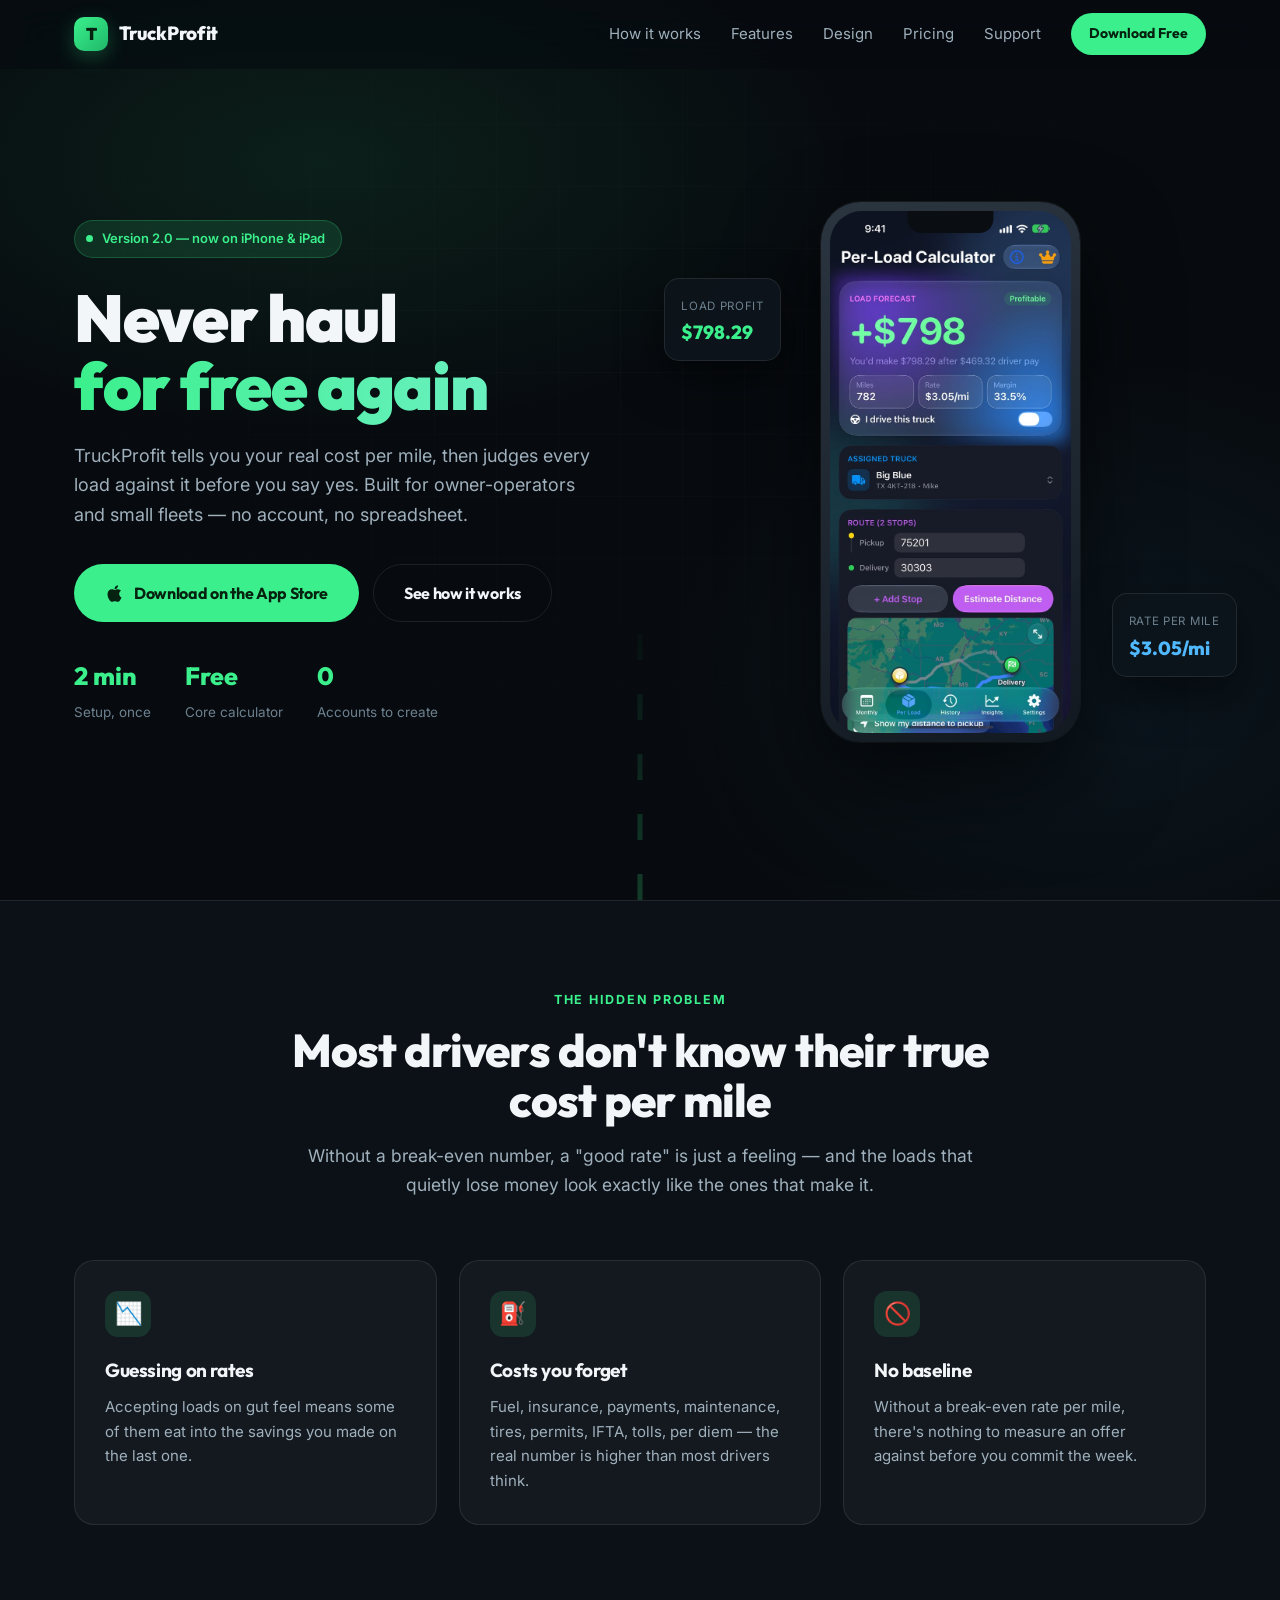
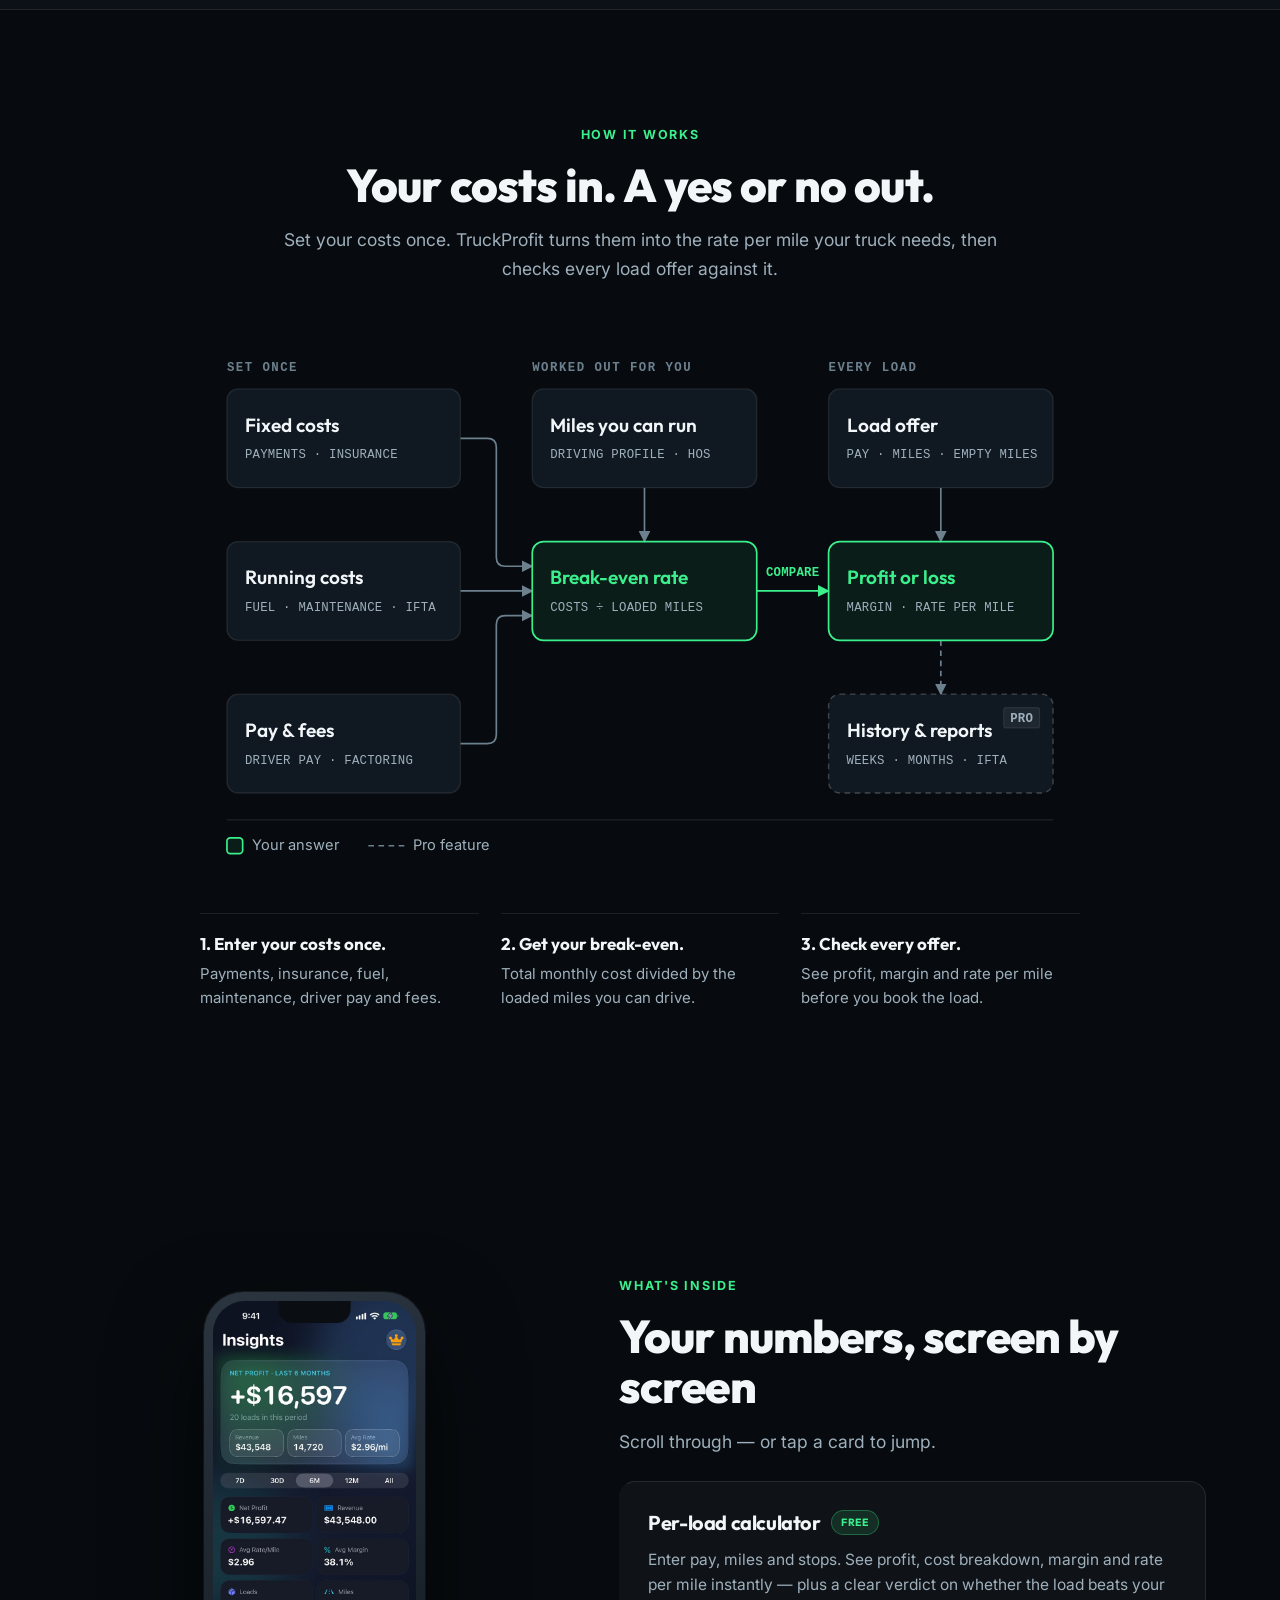
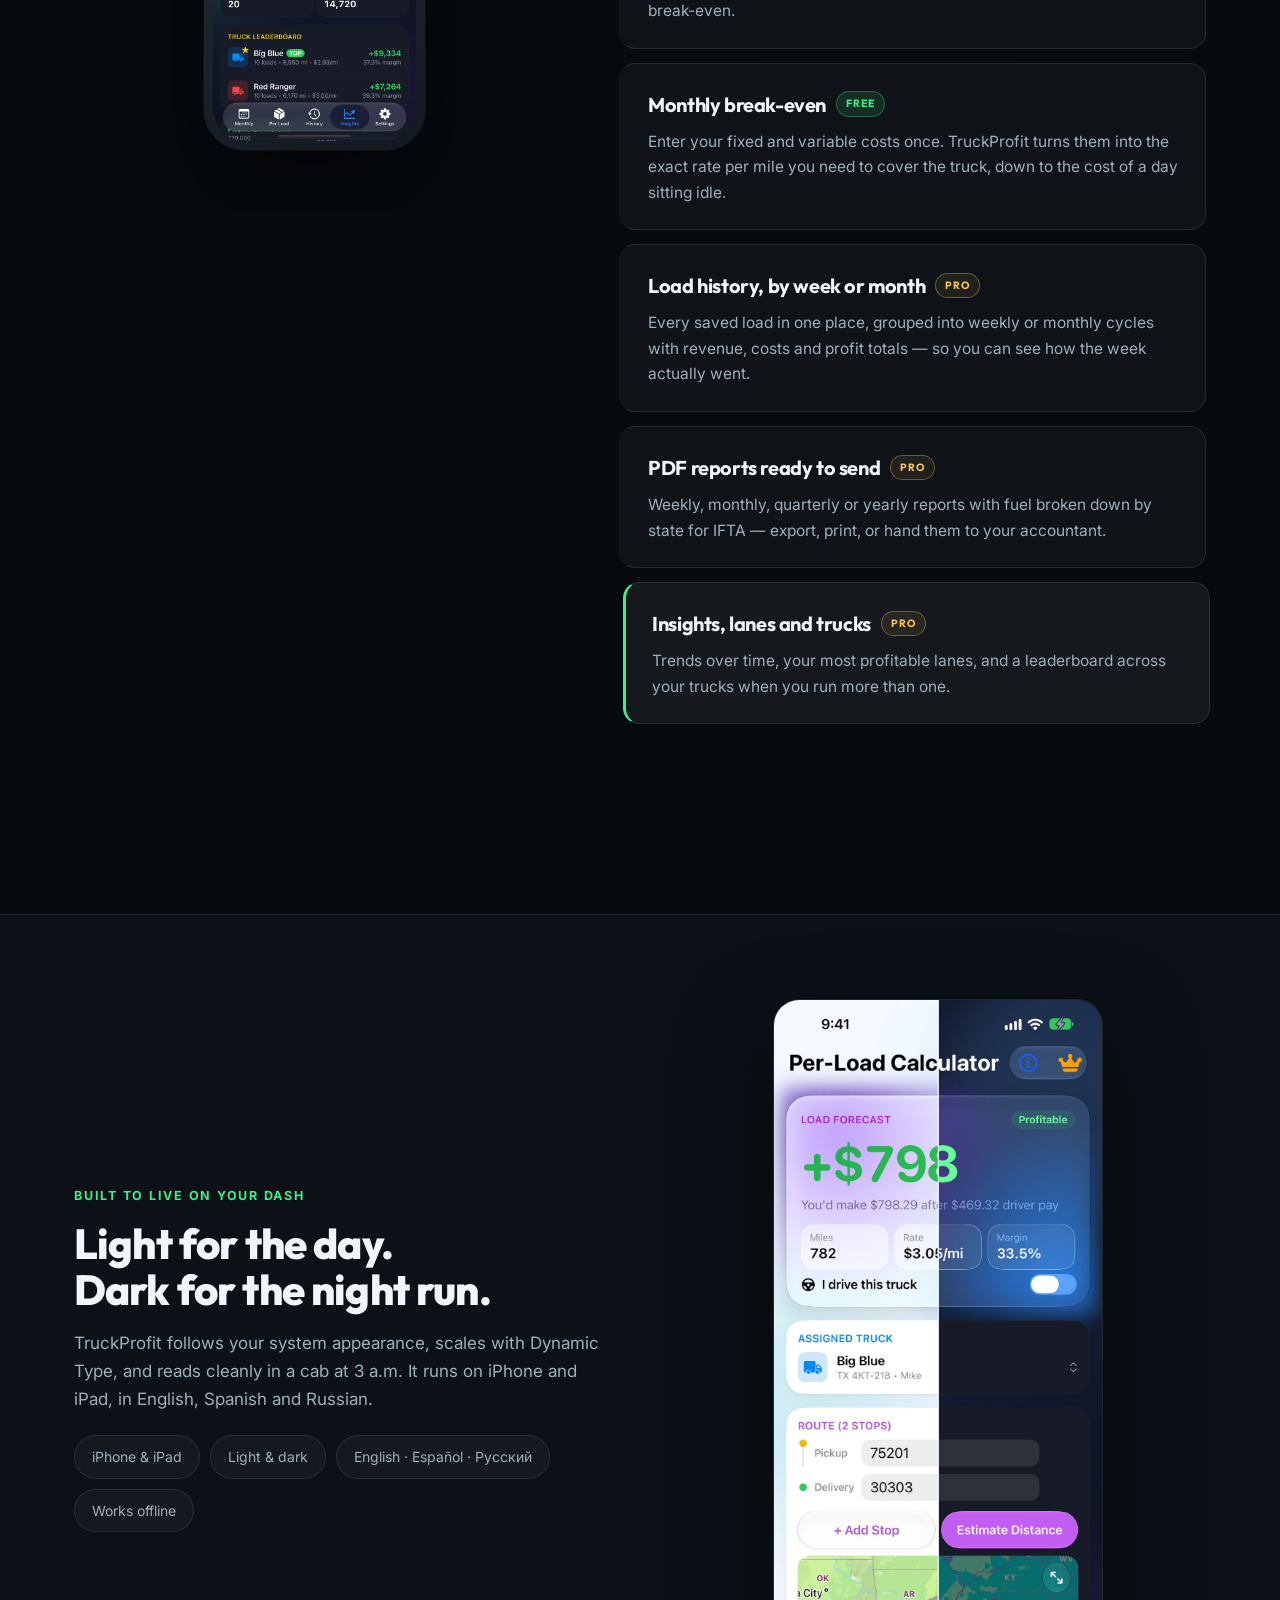
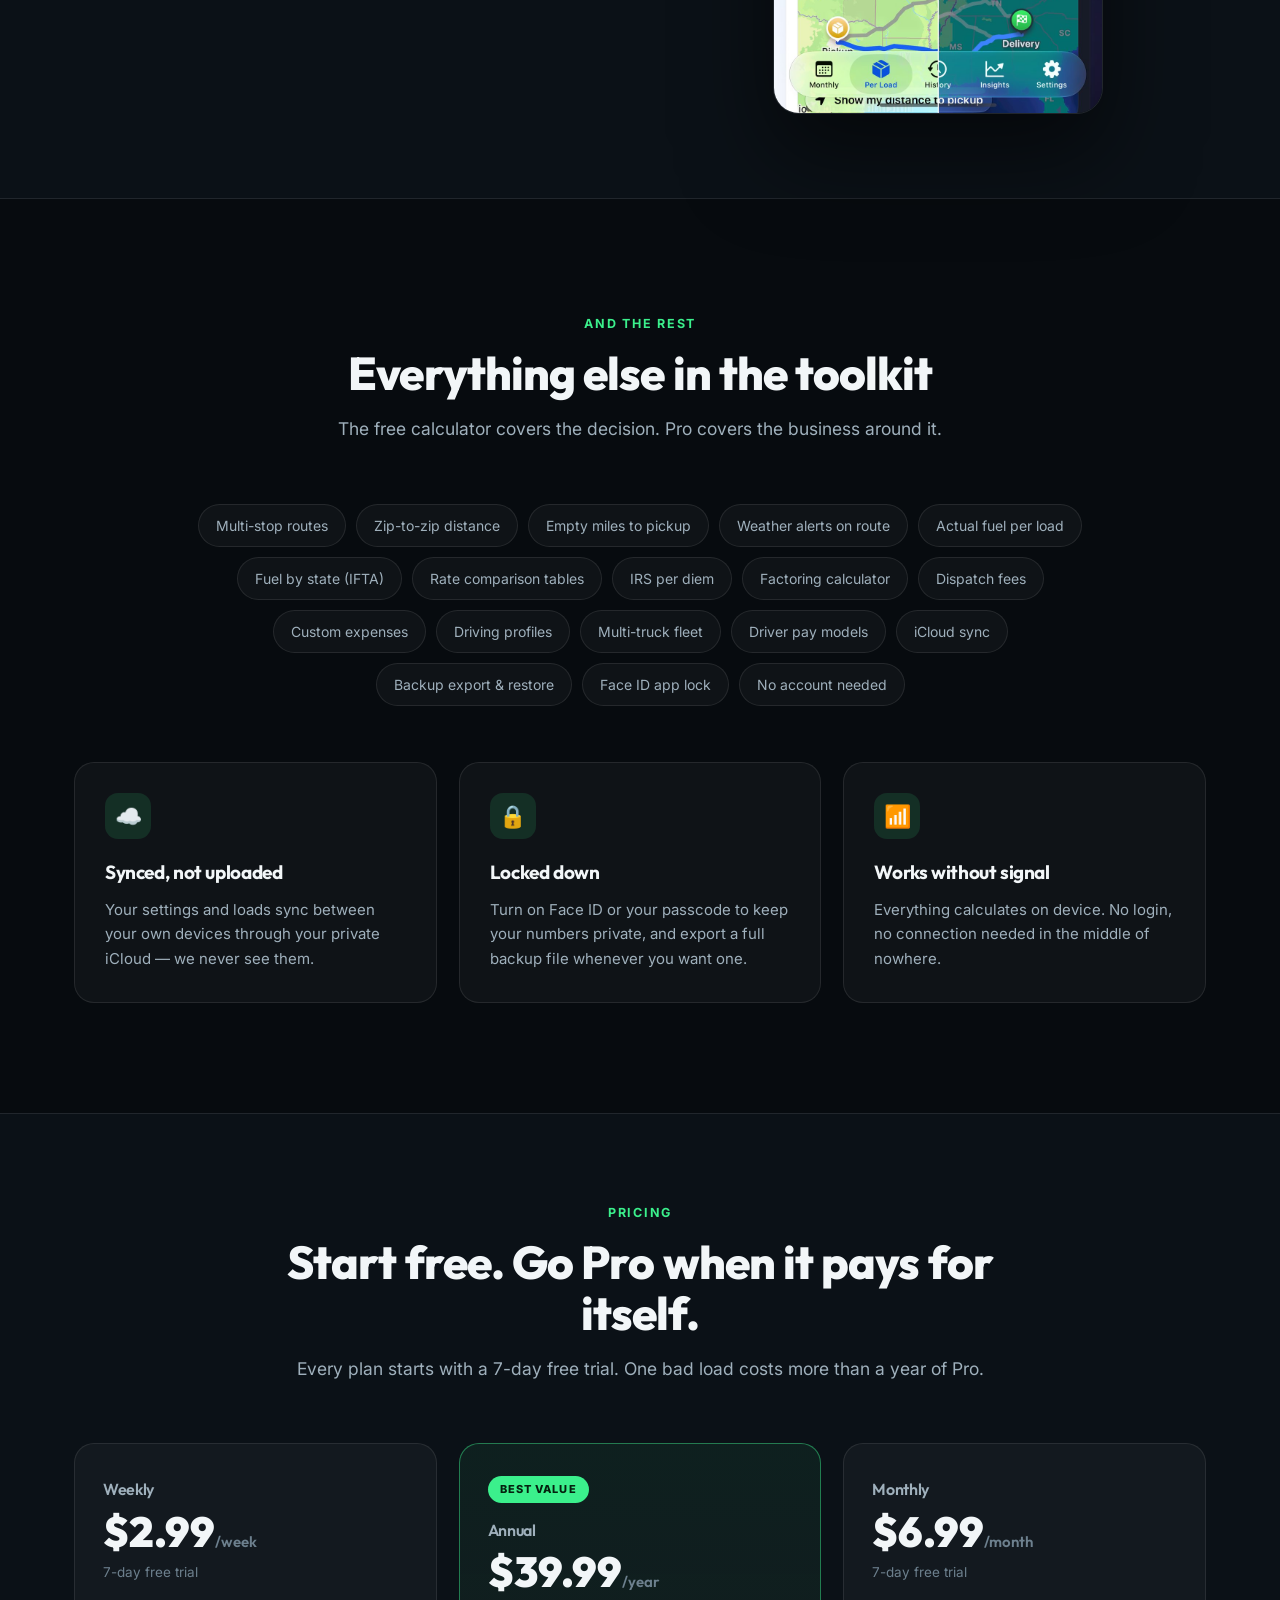
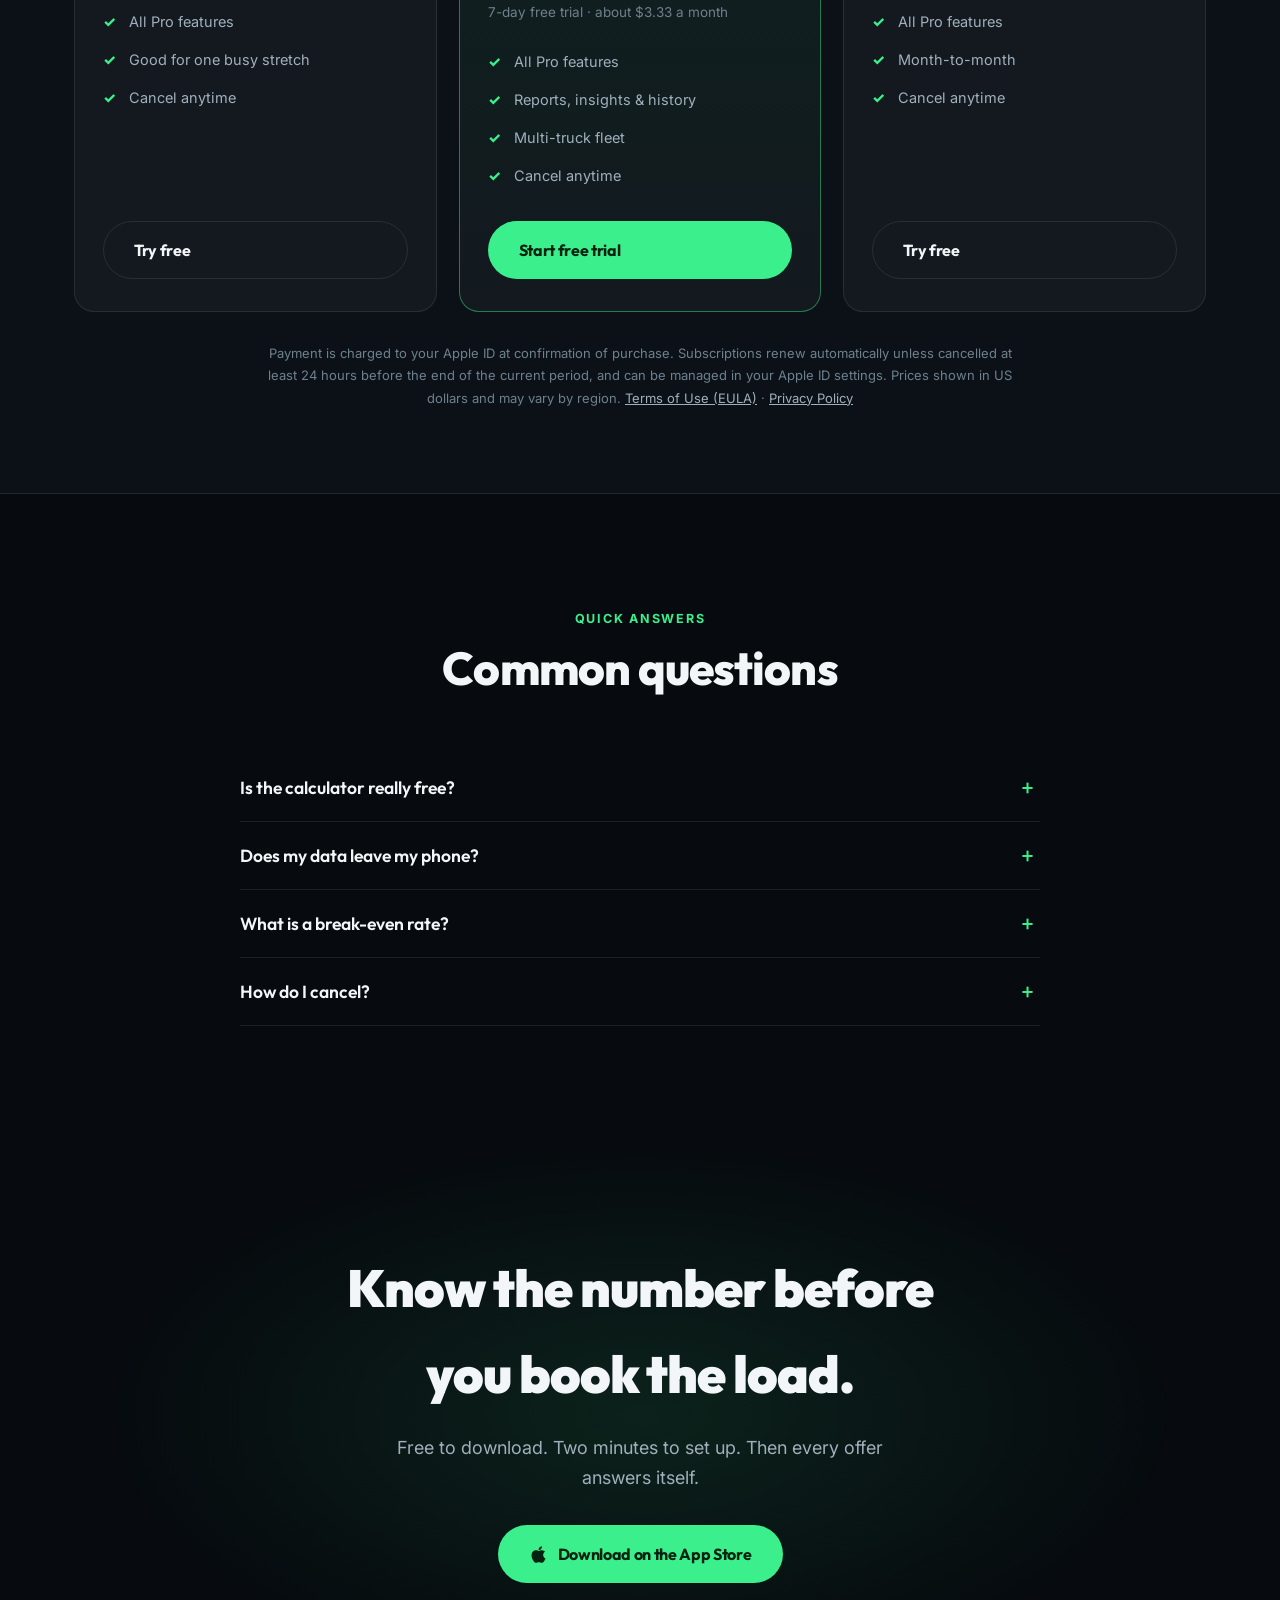
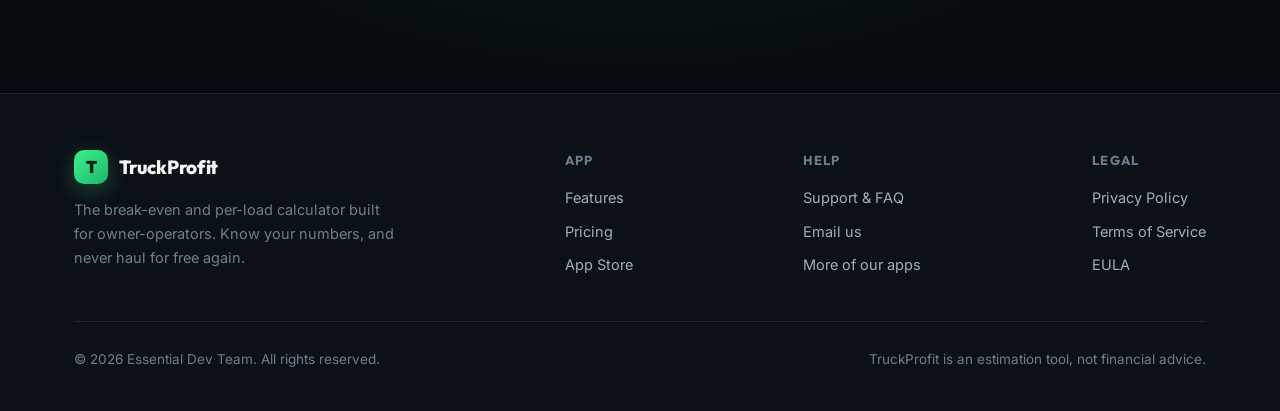
<file: index.html>
<!DOCTYPE html>
<html lang="en">
<head>
<meta charset="UTF-8">
<meta name="viewport" content="width=device-width, initial-scale=1">
<title>TruckProfit — Know Your Break-Even Rate Before You Accept a Load</title>
<meta name="description" content="TruckProfit is the break-even and per-load profit calculator for owner-operators. Know your cost per mile, judge every load in seconds, track loads by week or month, and send PDF reports. Free on iPhone and iPad.">
<meta name="theme-color" content="#070B0F">
<link rel="canonical" href="https://snrgwa-bot.github.io/TruckProfit---Brake-even-Calculator/">
<meta property="og:title" content="TruckProfit — Never haul for free again">
<meta property="og:description" content="Know your break-even rate, judge every load before you accept it, and run your truck like a business.">
<meta property="og:type" content="website">
<meta property="og:image" content="https://snrgwa-bot.github.io/TruckProfit---Brake-even-Calculator/img/perload.jpg">
<link rel="preconnect" href="https://fonts.googleapis.com">
<link rel="preconnect" href="https://fonts.gstatic.com" crossorigin>
<link href="https://fonts.googleapis.com/css2?family=Outfit:wght@400;600;700;800;900&family=Inter:wght@400;500;600&display=swap" rel="stylesheet">
<link rel="stylesheet" href="style.css">
<style>
/* ── Hero ───────────────────────────────── */
.hero{min-height:100svh;display:flex;align-items:center;padding:104px 0 60px;overflow:hidden}
.hero-bg{position:absolute;inset:0;pointer-events:none;
  background:radial-gradient(ellipse 70% 50% at 25% 18%,rgba(59,240,140,.09),transparent 60%),
             radial-gradient(ellipse 55% 60% at 85% 75%,rgba(79,184,255,.07),transparent 60%);}
.hero-grid-bg{position:absolute;inset:0;pointer-events:none;
  background-image:linear-gradient(rgba(255,255,255,.018) 1px,transparent 1px),
                   linear-gradient(90deg,rgba(255,255,255,.018) 1px,transparent 1px);
  background-size:62px 62px;
  -webkit-mask-image:radial-gradient(ellipse 65% 60% at 50% 38%,#000,transparent);
  mask-image:radial-gradient(ellipse 65% 60% at 50% 38%,#000,transparent);}
.hero-road{position:absolute;bottom:0;left:50%;transform:translateX(-50%);
  width:150%;height:300px;overflow:hidden;pointer-events:none;
  -webkit-mask-image:linear-gradient(to top,#000,transparent);mask-image:linear-gradient(to top,#000,transparent);}
.hero-road::before{content:'';position:absolute;left:50%;bottom:0;transform:translateX(-50%);
  width:5px;height:200%;
  background:repeating-linear-gradient(to top,rgba(59,240,140,.22) 0 26px,transparent 26px 60px);
  animation:road 1.6s linear infinite;}
@keyframes road{to{transform:translateX(-50%) translateY(60px)}}
.hero .container{display:grid;grid-template-columns:1.05fr .95fr;gap:56px;align-items:center;position:relative;z-index:2}
.badge{display:inline-flex;align-items:center;gap:9px;background:var(--accent-glow);
  border:1px solid rgba(59,240,140,.22);border-radius:50px;padding:7px 16px 7px 11px;
  font-size:13px;font-weight:600;color:var(--accent);margin-bottom:26px}
.badge span.dot{width:7px;height:7px;border-radius:50%;background:var(--accent);animation:pulse 2s infinite}
@keyframes pulse{0%,100%{opacity:1;box-shadow:0 0 0 0 rgba(59,240,140,.5)}50%{opacity:.6;box-shadow:0 0 0 7px rgba(59,240,140,0)}}
.hero h1{font-size:clamp(40px,5.4vw,66px);font-weight:900;line-height:1.04;margin-bottom:20px}
.grad{background:linear-gradient(95deg,var(--accent),var(--accent-2));-webkit-background-clip:text;background-clip:text;-webkit-text-fill-color:transparent}
.hero-sub{font-size:18px;color:var(--text-2);max-width:520px;margin-bottom:34px}
.hero-actions{display:flex;gap:14px;flex-wrap:wrap;margin-bottom:34px}
.hero-stats{display:flex;gap:34px;flex-wrap:wrap}
.hero-stats .s b{display:block;font-family:'Outfit',sans-serif;font-size:25px;font-weight:800;color:var(--accent)}
.hero-stats .s span{font-size:13.5px;color:var(--text-3)}
.hero-visual{position:relative;display:flex;justify-content:center}
.hero-visual .phone{max-width:286px;animation:float 7s ease-in-out infinite}
.hero-visual .phone img{height:min(58vh,540px);object-fit:cover;object-position:top}
@keyframes float{0%,100%{transform:translateY(0)}50%{transform:translateY(-14px)}}
.chip{position:absolute;background:rgba(14,21,28,.92);border:1px solid var(--line);
  border-radius:15px;padding:12px 16px;backdrop-filter:blur(12px);box-shadow:0 18px 44px rgba(0,0,0,.5)}
.chip b{display:block;font-family:'Outfit',sans-serif;font-size:19px;font-weight:800}
.chip span{font-size:11.5px;color:var(--text-3);letter-spacing:.06em;text-transform:uppercase}
.chip-a{top:14%;left:-6%;animation:float 6s ease-in-out infinite .6s}
.chip-a b{color:var(--accent)}
.chip-b{bottom:12%;right:-6%;animation:float 6.5s ease-in-out infinite 1.1s}
.chip-b b{color:var(--blue)}
@media(max-width:940px){
  .hero .container{grid-template-columns:1fr;gap:48px;text-align:center}
  .hero-sub{margin-left:auto;margin-right:auto}
  .hero-actions,.hero-stats{justify-content:center}
  .chip-a{left:2%}.chip-b{right:2%}
}

/* ── Problem strip ──────────────────────── */
.strip{background:var(--bg);border-block:1px solid var(--line);padding:84px 0}

/* ── Scrollytelling ─────────────────────── */
.story .container{display:grid;grid-template-columns:.82fr 1fr;gap:64px;align-items:start}
.story-stage{position:sticky;top:96px;height:min(74vh,580px);display:grid;place-items:center;overflow:hidden}
.story-stage .phone{max-width:272px}
.story-stage .phone img{height:min(56vh,440px);object-fit:cover;object-position:top}
.story-shot{position:absolute;opacity:0;transform:scale(.96) translateY(14px);
  transition:opacity .55s ease,transform .55s cubic-bezier(.2,.7,.3,1)}
.story-shot.active{opacity:1;transform:none}
.story-steps{display:flex;flex-direction:column;gap:14px;padding:40px 0 80px}
.story-step{border:1px solid var(--line);border-left:3px solid transparent;border-radius:16px;
  padding:24px 26px;cursor:pointer;background:var(--card);
  transition:border-color .3s,background .3s,transform .3s}
.story-step.active{border-left-color:var(--accent);background:var(--card-strong);transform:translateX(4px)}
.story-step h3{font-size:20px;font-weight:700;margin-bottom:8px;display:flex;align-items:center;gap:10px}
.story-step .tag{font-size:10.5px;font-weight:700;letter-spacing:.09em;text-transform:uppercase;
  border-radius:30px;padding:3px 9px;border:1px solid var(--line);color:var(--text-3)}
.story-step.pro .tag{color:var(--amber);border-color:rgba(255,199,90,.35);background:rgba(255,199,90,.08)}
.story-step.free .tag{color:var(--accent);border-color:rgba(59,240,140,.3);background:var(--accent-glow)}
.story-step p{color:var(--text-2);font-size:15.5px}
@media(max-width:940px){
  .story .container{grid-template-columns:1fr}
  .story-stage{position:relative;top:0;height:auto;margin-bottom:10px}
  .story-stage .phone{max-width:240px}
  .story-shot{position:absolute;display:none}
  .story-shot.active{position:relative;display:block}
  .story-steps{padding:0 0 10px}
}

/* ── Themes ─────────────────────────────── */
.themes .container{display:grid;grid-template-columns:1fr 1fr;gap:60px;align-items:center}
.themes-img{border-radius:26px;overflow:hidden;border:1px solid var(--line);
  box-shadow:0 40px 90px rgba(0,0,0,.55);max-width:330px;margin:0 auto}
@media(max-width:860px){.themes .container{grid-template-columns:1fr}}

/* ── Feature pills ──────────────────────── */
.pills{display:flex;flex-wrap:wrap;gap:10px;justify-content:center;max-width:900px;margin:0 auto}
.pill{border:1px solid var(--line);background:var(--card);border-radius:40px;
  padding:9px 17px;font-size:14px;color:var(--text-2);transition:border-color .25s,color .25s,transform .25s}
.pill:hover{border-color:rgba(59,240,140,.35);color:var(--text);transform:translateY(-2px)}

/* ── Pricing ────────────────────────────── */
.plans{display:grid;grid-template-columns:repeat(3,1fr);gap:22px;align-items:stretch}
.plan{background:var(--card);border:1px solid var(--line);border-radius:var(--radius);
  padding:32px 28px;display:flex;flex-direction:column;transition:transform .3s,border-color .3s}
.plan:hover{transform:translateY(-5px);border-color:rgba(59,240,140,.3)}
.plan.best{border-color:rgba(59,240,140,.45);background:linear-gradient(180deg,rgba(59,240,140,.07),var(--card))}
.plan .ribbon{align-self:flex-start;font-size:11px;font-weight:800;letter-spacing:.1em;text-transform:uppercase;
  background:var(--accent);color:#05210F;border-radius:30px;padding:4px 12px;margin-bottom:14px}
.plan h3{font-size:16px;color:var(--text-2);font-weight:600;margin-bottom:8px}
.price{font-family:'Outfit',sans-serif;font-size:42px;font-weight:900;line-height:1}
.price small{font-size:15px;font-weight:600;color:var(--text-3)}
.plan .note{color:var(--text-3);font-size:13.5px;margin:8px 0 20px}
.plan ul{list-style:none;margin-bottom:26px;flex:1}
.plan li{color:var(--text-2);font-size:14.5px;padding:7px 0 7px 26px;position:relative}
.plan li::before{content:'✓';position:absolute;left:0;color:var(--accent);font-weight:800}
@media(max-width:860px){.plans{grid-template-columns:1fr}}
.legal-note{text-align:center;color:var(--text-3);font-size:13px;max-width:760px;margin:30px auto 0;line-height:1.7}
.legal-note a{color:var(--text-2)}

/* ── FAQ ────────────────────────────────── */
.faq{max-width:800px;margin:0 auto}
.faq-item{border-bottom:1px solid var(--line)}
.faq-q{width:100%;background:none;border:0;color:var(--text);text-align:left;cursor:pointer;
  font-family:'Outfit',sans-serif;font-size:17.5px;font-weight:600;padding:22px 40px 22px 0;position:relative}
.faq-q::after{content:'+';position:absolute;right:6px;top:50%;transform:translateY(-50%);
  color:var(--accent);font-size:24px;font-weight:400;transition:transform .3s}
.faq-item.open .faq-q::after{transform:translateY(-50%) rotate(45deg)}
.faq-a{max-height:0;overflow:hidden;transition:max-height .4s ease}
.faq-item.open .faq-a{max-height:420px}
.faq-a p{color:var(--text-2);font-size:15.5px;padding-bottom:22px}

/* ── CTA ────────────────────────────────── */
.cta{text-align:center;background:
  radial-gradient(ellipse 60% 70% at 50% 50%,rgba(59,240,140,.1),transparent 70%)}
.cta h2{font-size:clamp(32px,4.6vw,52px);font-weight:900;margin-bottom:16px}
.cta p{color:var(--text-2);font-size:18px;max-width:520px;margin:0 auto 32px}

/* Large displays: a 1180px column adrift on a 2560px monitor reads as a
   mistake. Grow the shell and the hero measure together — widening alone
   just stretches the gaps. Body copy keeps its own measure. */
@media(min-width:1500px){
  .hero-sub{max-width:600px}
  .hero-visual .phone{max-width:320px}
  .story-stage .phone{max-width:286px}
}
@media(min-width:2000px){
  .hero-sub{max-width:660px}
  .hero-visual .phone{max-width:352px}
  .story-stage .phone{max-width:300px}
}
</style>
</head>
<body>

<nav class="nav">
  <div class="container nav-inner">
    <a class="brand" href="index.html"><span class="brand-mark">T</span>TruckProfit</a>
    <button class="nav-toggle" aria-label="Menu" aria-expanded="false">☰</button>
    <div class="nav-links">
      <a href="#how">How it works</a>
      <a href="#features">Features</a>
      <a href="#themes">Design</a>
      <a href="#pricing">Pricing</a>
      <a href="support.html">Support</a>
      <a class="nav-cta" href="https://apps.apple.com/us/app/truckprofit/id6758944009">Download Free</a>
    </div>
  </div>
</nav>

<!-- HERO -->
<section class="hero">
  <div class="hero-bg"></div><div class="hero-grid-bg"></div><div class="hero-road"></div>
  <div class="container">
    <div class="hero-content">
      <div class="badge reveal"><span class="dot"></span> Version 2.0 — now on iPhone &amp; iPad</div>
      <h1 class="reveal d1">Never haul<br><span class="grad">for free again</span></h1>
      <p class="hero-sub reveal d2">TruckProfit tells you your real cost per mile, then judges every load against it before you say yes. Built for owner-operators and small fleets — no account, no spreadsheet.</p>
      <div class="hero-actions reveal d3">
        <a class="btn btn-primary" href="https://apps.apple.com/us/app/truckprofit/id6758944009">
          <svg viewBox="0 0 384 512" fill="currentColor"><path d="M318.7 268.7c-.2-36.7 16.4-64.4 50-84.8-18.8-26.9-47.2-41.7-84.7-44.6-35.5-2.8-74.3 20.7-88.5 20.7-15 0-49.4-19.7-76.4-19.7C63.3 141.2 4 184.8 4 273.5q0 39.3 14.4 81.2c12.8 36.7 59 126.7 107.2 125.2 25.2-.6 43-17.9 75.8-17.9 31.8 0 48.3 17.9 76.4 17.9 48.6-.7 90.4-82.5 102.6-119.3-65.2-30.7-61.7-90-61.7-91.9zm-56.6-164.2c27.3-32.4 24.8-61.9 24-72.5-24.1 1.4-52 16.4-67.9 34.9-17.5 19.8-27.8 44.3-25.6 71.9 26.1 2 49.9-11.4 69.5-34.3z"/></svg>
          Download on the App Store</a>
        <a class="btn btn-ghost" href="#how">See how it works</a>
      </div>
      <div class="hero-stats reveal d4">
        <div class="s"><b data-count="2" data-suffix=" min">2 min</b><span>Setup, once</span></div>
        <div class="s"><b>Free</b><span>Core calculator</span></div>
        <div class="s"><b>0</b><span>Accounts to create</span></div>
      </div>
    </div>
    <div class="hero-visual reveal d2">
      <div class="phone"><img src="img/perload.jpg" alt="TruckProfit per-load calculator showing profit on a load" width="620" height="1347"></div>
      <div class="chip chip-a"><span>Load profit</span><b data-count="798.29" data-decimals="2" data-prefix="$">$798.29</b></div>
      <div class="chip chip-b"><span>Rate per mile</span><b data-count="3.05" data-decimals="2" data-prefix="$" data-suffix="/mi">$3.05/mi</b></div>
    </div>
  </div>
</section>

<!-- PROBLEM -->
<section class="strip">
  <div class="container">
    <div class="section-head reveal">
      <span class="eyebrow">The hidden problem</span>
      <h2>Most drivers don't know their true cost per mile</h2>
      <p>Without a break-even number, a "good rate" is just a feeling — and the loads that quietly lose money look exactly like the ones that make it.</p>
    </div>
    <div class="grid grid-3">
      <div class="card reveal"><div class="card-icon">📉</div><h3>Guessing on rates</h3><p>Accepting loads on gut feel means some of them eat into the savings you made on the last one.</p></div>
      <div class="card reveal d1"><div class="card-icon">⛽</div><h3>Costs you forget</h3><p>Fuel, insurance, payments, maintenance, tires, permits, IFTA, tolls, per diem — the real number is higher than most drivers think.</p></div>
      <div class="card reveal d2"><div class="card-icon">🚫</div><h3>No baseline</h3><p>Without a break-even rate per mile, there's nothing to measure an offer against before you commit the week.</p></div>
    </div>
  </div>
</section>

<!-- HOW IT WORKS (diagram) -->
<section class="how" id="how">
  <div class="container">
    <div class="section-head reveal">
      <span class="eyebrow">How it works</span>
      <h2>Your costs in. A yes or no out.</h2>
      <p>Set your costs once. TruckProfit turns them into the rate per mile your truck needs, then checks every load offer against it.</p>
    </div>

    <figure class="how-fig reveal d1">
      <!-- Wide layout: tablets and desktop -->
      <svg class="how-wide" viewBox="0 0 784 464" role="img" aria-labelledby="how-wide-title how-wide-desc">
        <title id="how-wide-title">How TruckProfit judges a load</title>
        <desc id="how-wide-desc">Fixed costs, running costs and pay and fees, divided by the loaded miles you can drive, give your break-even rate per mile; each load offer is compared with it to show profit and margin, and Pro saves the result to history and reports.</desc>
        <defs>
          <marker id="how-wide-arrow" viewBox="0 0 10 10" refX="9" refY="5" markerWidth="7" markerHeight="7" orient="auto-start-reverse"><path d="M0 0L10 5L0 10z" class="how-head"/></marker>
          <marker id="how-wide-arrow-a" viewBox="0 0 10 10" refX="9" refY="5" markerWidth="7" markerHeight="7" orient="auto-start-reverse"><path d="M0 0L10 5L0 10z" class="how-head-a"/></marker>
        </defs>

        <text class="how-eyebrow" x="24" y="24">SET ONCE</text>
        <text class="how-eyebrow" x="296" y="24">WORKED OUT FOR YOU</text>
        <text class="how-eyebrow" x="560" y="24">EVERY LOAD</text>

        <!-- connectors first, so they sit behind the boxes -->
        <path class="how-line" d="M232 84H256Q264 84 264 92V190Q264 198 272 198H296" marker-end="url(#how-wide-arrow)"/>
        <path class="how-line" d="M232 220H296" marker-end="url(#how-wide-arrow)"/>
        <path class="how-line" d="M232 356H256Q264 356 264 348V250Q264 242 272 242H296" marker-end="url(#how-wide-arrow)"/>
        <path class="how-line" d="M396 128V176" marker-end="url(#how-wide-arrow)"/>
        <path class="how-line how-line-a" d="M496 220H560" marker-end="url(#how-wide-arrow-a)"/>
        <rect class="how-mask" x="502" y="196" width="52" height="14"/>
        <text class="how-label" x="528" y="207" text-anchor="middle">COMPARE</text>
        <path class="how-line" d="M660 128V176" marker-end="url(#how-wide-arrow)"/>
        <path class="how-line how-dash" d="M660 264V312" marker-end="url(#how-wide-arrow)"/>

        <!-- inputs -->
        <rect class="how-node" x="24" y="40" width="208" height="88" rx="10"/>
        <text class="how-name" x="40" y="78">Fixed costs</text>
        <text class="how-sub" x="40" y="102">PAYMENTS · INSURANCE</text>

        <rect class="how-node" x="24" y="176" width="208" height="88" rx="10"/>
        <text class="how-name" x="40" y="214">Running costs</text>
        <text class="how-sub" x="40" y="238">FUEL · MAINTENANCE · IFTA</text>

        <rect class="how-node" x="24" y="312" width="208" height="88" rx="10"/>
        <text class="how-name" x="40" y="350">Pay &amp; fees</text>
        <text class="how-sub" x="40" y="374">DRIVER PAY · FACTORING</text>

        <rect class="how-node" x="296" y="40" width="200" height="88" rx="10"/>
        <text class="how-name" x="312" y="78">Miles you can run</text>
        <text class="how-sub" x="312" y="102">DRIVING PROFILE · HOS</text>

        <!-- focal: break-even -->
        <rect class="how-node how-focal" x="296" y="176" width="200" height="88" rx="10"/>
        <text class="how-name how-name-a" x="312" y="214">Break-even rate</text>
        <text class="how-sub" x="312" y="238">COSTS ÷ LOADED MILES</text>

        <!-- per load -->
        <rect class="how-node" x="560" y="40" width="200" height="88" rx="10"/>
        <text class="how-name" x="576" y="78">Load offer</text>
        <text class="how-sub" x="576" y="102">PAY · MILES · EMPTY MILES</text>

        <rect class="how-node how-focal" x="560" y="176" width="200" height="88" rx="10"/>
        <text class="how-name how-name-a" x="576" y="214">Profit or loss</text>
        <text class="how-sub" x="576" y="238">MARGIN · RATE PER MILE</text>

        <rect class="how-node how-pro" x="560" y="312" width="200" height="88" rx="10"/>
        <text class="how-name" x="576" y="350">History &amp; reports</text>
        <text class="how-sub" x="576" y="374">WEEKS · MONTHS · IFTA</text>
        <rect class="how-tag" x="716" y="324" width="32" height="18" rx="2"/>
        <text class="how-tag-t" x="732" y="337" text-anchor="middle">PRO</text>

        <!-- legend strip -->
        <line class="how-rule" x1="24" y1="424" x2="760" y2="424"/>
        <rect class="how-node how-focal" x="24" y="440" width="14" height="14" rx="3"/>
        <text class="how-legend" x="46" y="451">Your answer</text>
        <path class="how-line how-dash" d="M150 447H182"/>
        <text class="how-legend" x="190" y="451">Pro feature</text>
      </svg>

      <!-- Narrow layout: phones -->
      <svg class="how-narrow" viewBox="0 0 360 652" role="img" aria-labelledby="how-narrow-title how-narrow-desc">
        <title id="how-narrow-title">How TruckProfit judges a load</title>
        <desc id="how-narrow-desc">Your monthly costs and the miles you can run give your break-even rate per mile; each load offer is compared with it to show profit and margin, and Pro saves the result to history and reports.</desc>
        <defs>
          <marker id="how-narrow-arrow" viewBox="0 0 10 10" refX="9" refY="5" markerWidth="7" markerHeight="7" orient="auto-start-reverse"><path d="M0 0L10 5L0 10z" class="how-head"/></marker>
          <marker id="how-narrow-arrow-a" viewBox="0 0 10 10" refX="9" refY="5" markerWidth="7" markerHeight="7" orient="auto-start-reverse"><path d="M0 0L10 5L0 10z" class="how-head-a"/></marker>
        </defs>

        <text class="how-eyebrow" x="16" y="16">SET ONCE</text>
        <text class="how-eyebrow" x="188" y="272">EVERY LOAD</text>

        <path class="how-line" d="M94 104V152" marker-end="url(#how-narrow-arrow)"/>
        <path class="how-line" d="M266 104V152" marker-end="url(#how-narrow-arrow)"/>
        <path class="how-line how-line-a" d="M94 232V404" marker-end="url(#how-narrow-arrow-a)"/>
        <rect class="how-mask" x="104" y="311" width="52" height="14"/>
        <text class="how-label" x="106" y="322">COMPARE</text>
        <path class="how-line" d="M266 356V404" marker-end="url(#how-narrow-arrow)"/>
        <path class="how-line how-dash" d="M180 484V532" marker-end="url(#how-narrow-arrow)"/>

        <rect class="how-node" x="16" y="28" width="156" height="76" rx="10"/>
        <text class="how-name" x="94" y="62" text-anchor="middle">Monthly costs</text>
        <text class="how-sub" x="94" y="84" text-anchor="middle">FIXED · FUEL · FEES</text>

        <rect class="how-node" x="188" y="28" width="156" height="76" rx="10"/>
        <text class="how-name" x="266" y="62" text-anchor="middle">Miles you run</text>
        <text class="how-sub" x="266" y="84" text-anchor="middle">HOURS OF SERVICE</text>

        <rect class="how-node how-focal" x="16" y="152" width="328" height="80" rx="10"/>
        <text class="how-name how-name-a" x="180" y="186" text-anchor="middle">Break-even rate</text>
        <text class="how-sub" x="180" y="210" text-anchor="middle">COSTS ÷ LOADED MILES</text>

        <rect class="how-node" x="188" y="280" width="156" height="76" rx="10"/>
        <text class="how-name" x="266" y="314" text-anchor="middle">Load offer</text>
        <text class="how-sub" x="266" y="336" text-anchor="middle">PAY · MILES · STOPS</text>

        <rect class="how-node how-focal" x="16" y="404" width="328" height="80" rx="10"/>
        <text class="how-name how-name-a" x="180" y="438" text-anchor="middle">Profit or loss</text>
        <text class="how-sub" x="180" y="462" text-anchor="middle">MARGIN · RATE PER MILE</text>

        <rect class="how-node how-pro" x="16" y="532" width="328" height="72" rx="10"/>
        <text class="how-name" x="180" y="564" text-anchor="middle">History &amp; reports</text>
        <text class="how-sub" x="180" y="586" text-anchor="middle">WEEKS · MONTHS · IFTA</text>
        <rect class="how-tag" x="300" y="544" width="32" height="18" rx="2"/>
        <text class="how-tag-t" x="316" y="557" text-anchor="middle">PRO</text>

        <line class="how-rule" x1="16" y1="620" x2="344" y2="620"/>
        <rect class="how-node how-focal" x="16" y="632" width="14" height="14" rx="3"/>
        <text class="how-legend" x="38" y="643">Your answer</text>
        <path class="how-line how-dash" d="M150 639H182"/>
        <text class="how-legend" x="190" y="643">Pro feature</text>
      </svg>
    </figure>

    <ol class="how-steps">
      <li class="reveal"><b>1. Enter your costs once.</b> Payments, insurance, fuel, maintenance, driver pay and fees.</li>
      <li class="reveal d1"><b>2. Get your break-even.</b> Total monthly cost divided by the loaded miles you can drive.</li>
      <li class="reveal d2"><b>3. Check every offer.</b> See profit, margin and rate per mile before you book the load.</li>
    </ol>
  </div>
</section>

<!-- SCROLLYTELLING FEATURES -->
<section class="story" id="features">
  <div class="container">
    <div class="story-stage">
      <div class="story-shot active" data-shot="perload"><div class="phone"><img src="img/perload.jpg" alt="Per-load calculator" width="620" height="1347" loading="lazy"></div></div>
      <div class="story-shot" data-shot="monthly"><div class="phone"><img src="img/monthly.jpg" alt="Monthly break-even screen" width="620" height="1347" loading="lazy"></div></div>
      <div class="story-shot" data-shot="history"><div class="phone"><img src="img/history.jpg" alt="Load history by week or month" width="620" height="1347" loading="lazy"></div></div>
      <div class="story-shot" data-shot="report"><div class="phone"><img src="img/report.jpg" alt="PDF report with fuel by state" width="620" height="1347" loading="lazy"></div></div>
      <div class="story-shot" data-shot="insights"><div class="phone"><img src="img/insights.jpg" alt="Insights with top lanes and trucks" width="620" height="1347" loading="lazy"></div></div>
    </div>
    <div class="story-steps">
      <div class="section-head reveal" style="text-align:left;margin:0 0 10px">
        <span class="eyebrow">What's inside</span>
        <h2>Your numbers, screen by screen</h2>
        <p>Scroll through — or tap a card to jump.</p>
      </div>
      <div class="story-step free active reveal" data-step="perload">
        <h3>Per-load calculator <span class="tag">Free</span></h3>
        <p>Enter pay, miles and stops. See profit, cost breakdown, margin and rate per mile instantly — plus a clear verdict on whether the load beats your break-even.</p>
      </div>
      <div class="story-step free reveal" data-step="monthly">
        <h3>Monthly break-even <span class="tag">Free</span></h3>
        <p>Enter your fixed and variable costs once. TruckProfit turns them into the exact rate per mile you need to cover the truck, down to the cost of a day sitting idle.</p>
      </div>
      <div class="story-step pro reveal" data-step="history">
        <h3>Load history, by week or month <span class="tag">Pro</span></h3>
        <p>Every saved load in one place, grouped into weekly or monthly cycles with revenue, costs and profit totals — so you can see how the week actually went.</p>
      </div>
      <div class="story-step pro reveal" data-step="report">
        <h3>PDF reports ready to send <span class="tag">Pro</span></h3>
        <p>Weekly, monthly, quarterly or yearly reports with fuel broken down by state for IFTA — export, print, or hand them to your accountant.</p>
      </div>
      <div class="story-step pro reveal" data-step="insights">
        <h3>Insights, lanes and trucks <span class="tag">Pro</span></h3>
        <p>Trends over time, your most profitable lanes, and a leaderboard across your trucks when you run more than one.</p>
      </div>
    </div>
  </div>
</section>

<!-- THEMES -->
<section class="themes strip" id="themes">
  <div class="container">
    <div class="reveal">
      <span class="eyebrow">Built to live on your dash</span>
      <h2 style="font-size:clamp(28px,3.8vw,42px);font-weight:800;line-height:1.1;margin-bottom:16px">Light for the day.<br>Dark for the night run.</h2>
      <p style="color:var(--text-2);font-size:17px;margin-bottom:22px">TruckProfit follows your system appearance, scales with Dynamic Type, and reads cleanly in a cab at 3 a.m. It runs on iPhone and iPad, in English, Spanish and Russian.</p>
      <div class="pills" style="justify-content:flex-start">
        <span class="pill">iPhone &amp; iPad</span><span class="pill">Light &amp; dark</span>
        <span class="pill">English · Español · Русский</span><span class="pill">Works offline</span>
      </div>
    </div>
    <div class="themes-img reveal d1"><img src="img/themes.jpg" alt="TruckProfit in light and dark appearance" width="900" height="1955" loading="lazy"></div>
  </div>
</section>

<!-- EVERYTHING ELSE -->
<section>
  <div class="container">
    <div class="section-head reveal">
      <span class="eyebrow">And the rest</span>
      <h2>Everything else in the toolkit</h2>
      <p>The free calculator covers the decision. Pro covers the business around it.</p>
    </div>
    <div class="pills reveal d1">
      <span class="pill">Multi-stop routes</span><span class="pill">Zip-to-zip distance</span>
      <span class="pill">Empty miles to pickup</span>
      <span class="pill">Weather alerts on route</span>
      <span class="pill">Actual fuel per load</span><span class="pill">Fuel by state (IFTA)</span>
      <span class="pill">Rate comparison tables</span><span class="pill">IRS per diem</span>
      <span class="pill">Factoring calculator</span><span class="pill">Dispatch fees</span>
      <span class="pill">Custom expenses</span><span class="pill">Driving profiles</span>
      <span class="pill">Multi-truck fleet</span><span class="pill">Driver pay models</span>
      <span class="pill">iCloud sync</span><span class="pill">Backup export &amp; restore</span>
      <span class="pill">Face ID app lock</span><span class="pill">No account needed</span>
    </div>
    <div class="grid grid-3" style="margin-top:56px">
      <div class="card reveal"><div class="card-icon">☁️</div><h3>Synced, not uploaded</h3><p>Your settings and loads sync between your own devices through your private iCloud — we never see them.</p></div>
      <div class="card reveal d1"><div class="card-icon">🔒</div><h3>Locked down</h3><p>Turn on Face ID or your passcode to keep your numbers private, and export a full backup file whenever you want one.</p></div>
      <div class="card reveal d2"><div class="card-icon">📶</div><h3>Works without signal</h3><p>Everything calculates on device. No login, no connection needed in the middle of nowhere.</p></div>
    </div>
  </div>
</section>

<!-- PRICING -->
<section class="strip" id="pricing">
  <div class="container">
    <div class="section-head reveal">
      <span class="eyebrow">Pricing</span>
      <h2>Start free. Go Pro when it pays for itself.</h2>
      <p>Every plan starts with a 7-day free trial. One bad load costs more than a year of Pro.</p>
    </div>
    <div class="plans">
      <div class="plan reveal">
        <h3>Weekly</h3>
        <div class="price">$2.99<small>/week</small></div>
        <div class="note">7-day free trial</div>
        <ul><li>All Pro features</li><li>Good for one busy stretch</li><li>Cancel anytime</li></ul>
        <a class="btn btn-ghost" href="https://apps.apple.com/us/app/truckprofit/id6758944009">Try free</a>
      </div>
      <div class="plan best reveal d1">
        <div class="ribbon">Best value</div>
        <h3>Annual</h3>
        <div class="price">$39.99<small>/year</small></div>
        <div class="note">7-day free trial · about $3.33 a month</div>
        <ul><li>All Pro features</li><li>Reports, insights &amp; history</li><li>Multi-truck fleet</li><li>Cancel anytime</li></ul>
        <a class="btn btn-primary" href="https://apps.apple.com/us/app/truckprofit/id6758944009">Start free trial</a>
      </div>
      <div class="plan reveal d2">
        <h3>Monthly</h3>
        <div class="price">$6.99<small>/month</small></div>
        <div class="note">7-day free trial</div>
        <ul><li>All Pro features</li><li>Month-to-month</li><li>Cancel anytime</li></ul>
        <a class="btn btn-ghost" href="https://apps.apple.com/us/app/truckprofit/id6758944009">Try free</a>
      </div>
    </div>
    <p class="legal-note">Payment is charged to your Apple ID at confirmation of purchase. Subscriptions renew automatically unless cancelled at least 24 hours before the end of the current period, and can be managed in your Apple ID settings. Prices shown in US dollars and may vary by region.
      <a href="https://www.apple.com/legal/internet-services/itunes/dev/stdeula/">Terms of Use (EULA)</a> · <a href="privacy.html">Privacy Policy</a></p>
  </div>
</section>

<!-- FAQ -->
<section>
  <div class="container">
    <div class="section-head reveal"><span class="eyebrow">Quick answers</span><h2>Common questions</h2></div>
    <div class="faq reveal d1">
      <div class="faq-item"><button class="faq-q" aria-expanded="false">Is the calculator really free?</button>
        <div class="faq-a"><p>Yes. The monthly break-even calculator, the per-load calculator, your cost settings and the instant profit verdict are free, with no account and no card. Pro adds history, reports, insights and the fleet tools.</p></div></div>
      <div class="faq-item"><button class="faq-q" aria-expanded="false">Does my data leave my phone?</button>
        <div class="faq-a"><p>Your costs and loads stay on your device, and sync only through your own private iCloud if you turn sync on. We never receive them. The app sends anonymous usage statistics to help us improve it, which you can switch off in Settings → Privacy. <a href="privacy.html">Read the full policy</a>.</p></div></div>
      <div class="faq-item"><button class="faq-q" aria-expanded="false">What is a break-even rate?</button>
        <div class="faq-a"><p>It's the minimum rate per mile you need to cover everything that keeps the truck running — payments, fuel, insurance, maintenance, permits and the rest. Anything above it is profit; anything below it costs you money to haul.</p></div></div>
      <div class="faq-item"><button class="faq-q" aria-expanded="false">How do I cancel?</button>
        <div class="faq-a"><p>iPhone Settings → your name → Subscriptions → TruckProfit Pro → Cancel Subscription. Pro stays active until the end of the period you already paid for.</p></div></div>
    </div>
  </div>
</section>

<!-- CTA -->
<section class="cta">
  <div class="container reveal">
    <h2>Know the number before<br>you book the load.</h2>
    <p>Free to download. Two minutes to set up. Then every offer answers itself.</p>
    <a class="btn btn-primary" href="https://apps.apple.com/us/app/truckprofit/id6758944009">
      <svg viewBox="0 0 384 512" fill="currentColor"><path d="M318.7 268.7c-.2-36.7 16.4-64.4 50-84.8-18.8-26.9-47.2-41.7-84.7-44.6-35.5-2.8-74.3 20.7-88.5 20.7-15 0-49.4-19.7-76.4-19.7C63.3 141.2 4 184.8 4 273.5q0 39.3 14.4 81.2c12.8 36.7 59 126.7 107.2 125.2 25.2-.6 43-17.9 75.8-17.9 31.8 0 48.3 17.9 76.4 17.9 48.6-.7 90.4-82.5 102.6-119.3-65.2-30.7-61.7-90-61.7-91.9zm-56.6-164.2c27.3-32.4 24.8-61.9 24-72.5-24.1 1.4-52 16.4-67.9 34.9-17.5 19.8-27.8 44.3-25.6 71.9 26.1 2 49.9-11.4 69.5-34.3z"/></svg>
      Download on the App Store</a>
  </div>
</section>

<footer>
  <div class="container">
    <div class="foot-grid">
      <div class="foot-brand">
        <a class="brand" href="index.html"><span class="brand-mark">T</span>TruckProfit</a>
        <p>The break-even and per-load calculator built for owner-operators. Know your numbers, and never haul for free again.</p>
      </div>
      <div class="foot-col">
        <h4>App</h4>
        <a href="#features">Features</a><a href="#pricing">Pricing</a>
        <a href="https://apps.apple.com/us/app/truckprofit/id6758944009">App Store</a>
      </div>
      <div class="foot-col">
        <h4>Help</h4>
        <a href="support.html">Support &amp; FAQ</a>
        <a href="mailto:essentialdevteam@gmail.com">Email us</a>
        <a href="https://apps.apple.com/us/developer/dumitru-bumbu/id1868107712">More of our apps</a>
      </div>
      <div class="foot-col">
        <h4>Legal</h4>
        <a href="privacy.html">Privacy Policy</a><a href="terms.html">Terms of Service</a>
        <a href="https://www.apple.com/legal/internet-services/itunes/dev/stdeula/">EULA</a>
      </div>
    </div>
    <div class="foot-bottom">
      <span>© <span data-year>2026</span> Essential Dev Team. All rights reserved.</span>
      <span>TruckProfit is an estimation tool, not financial advice.</span>
    </div>
  </div>
</footer>
<script src="app.js"></script>
</body>
</html>
</file>
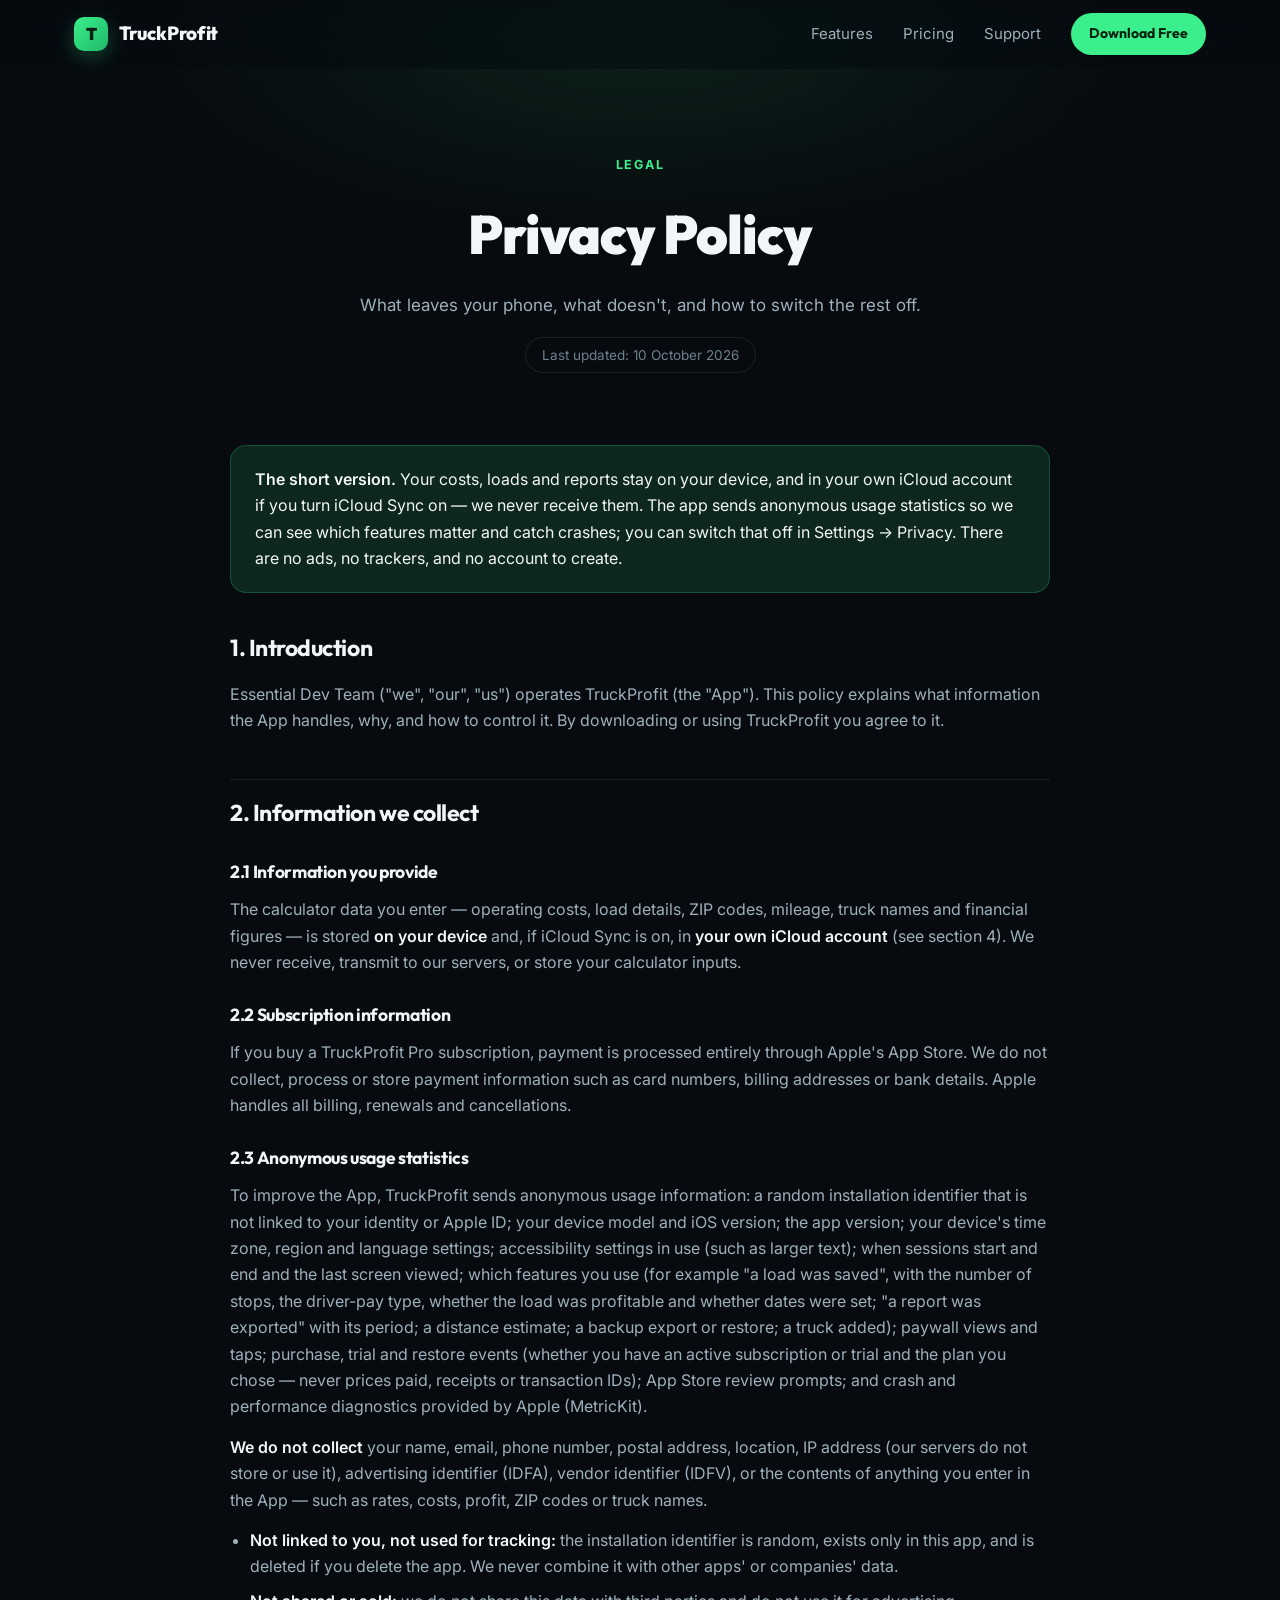
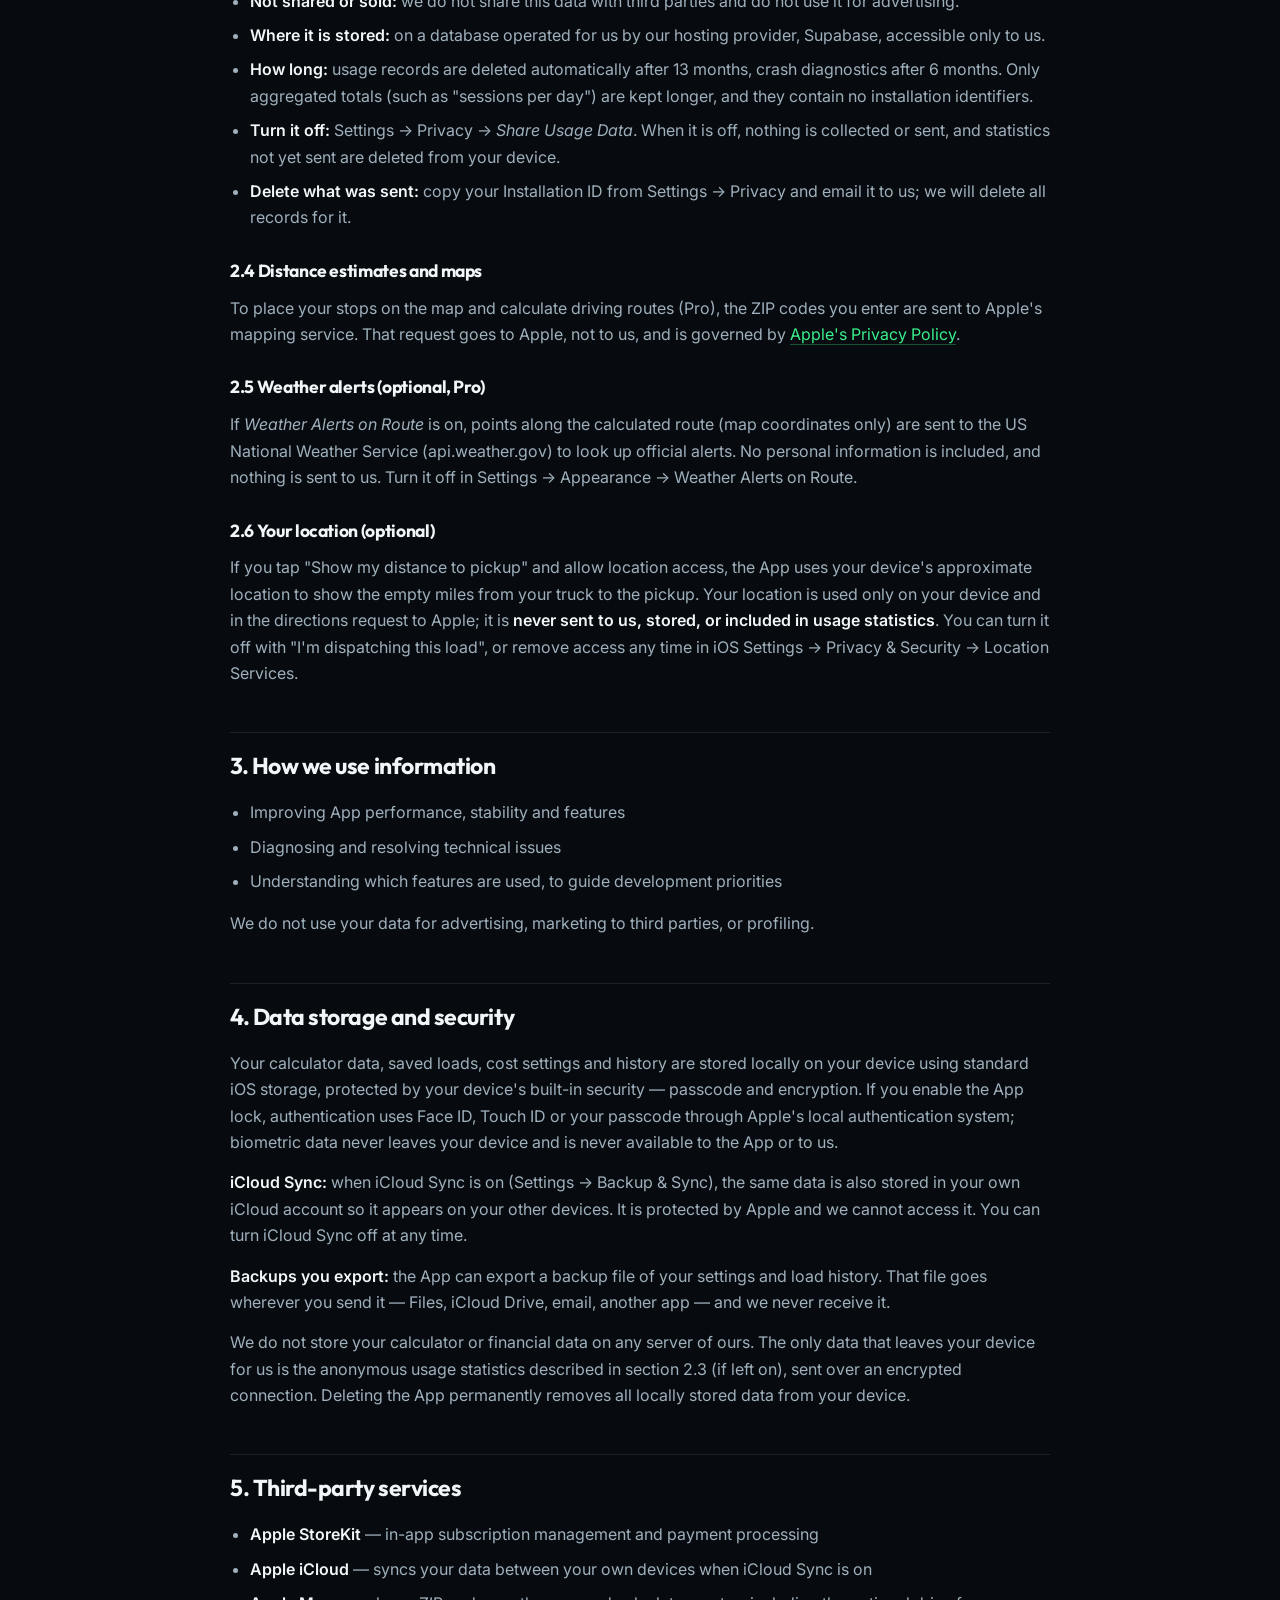
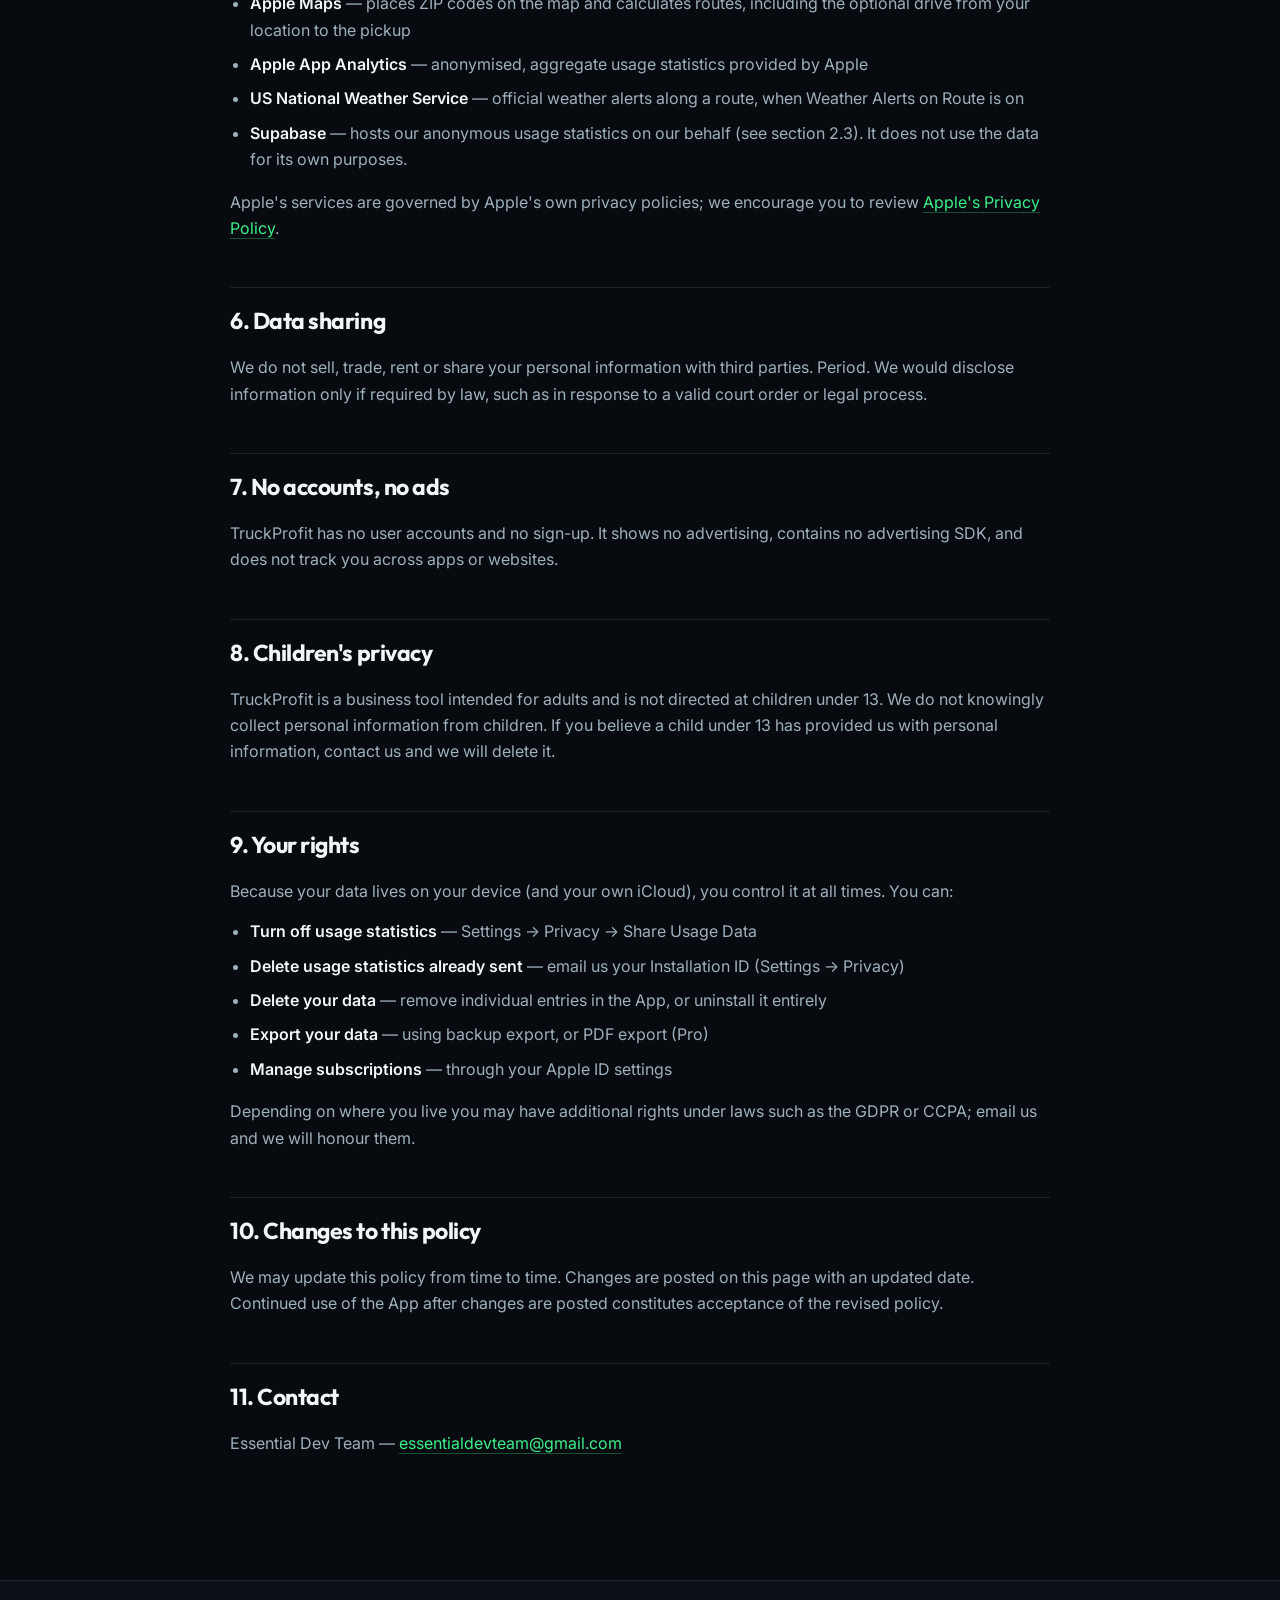
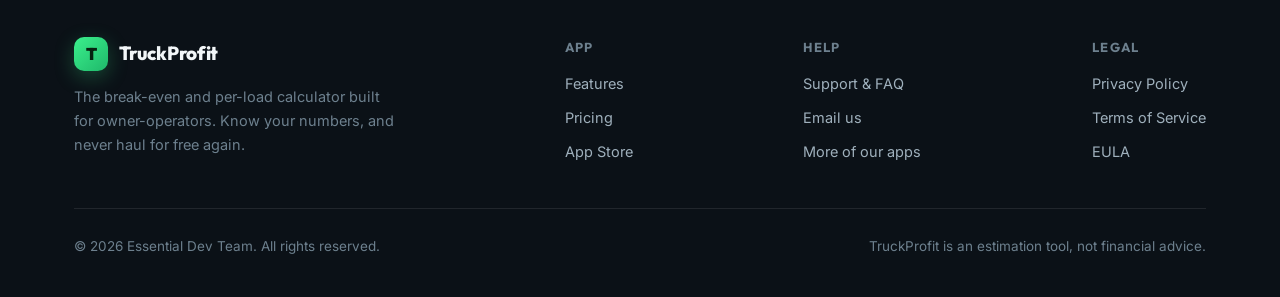
<file: privacy.html>
<!DOCTYPE html>
<html lang="en">
<head>
<meta charset="UTF-8">
<meta name="viewport" content="width=device-width, initial-scale=1">
<title>Privacy Policy — TruckProfit</title>
<meta name="description" content="How TruckProfit handles your data: your costs and loads stay on your device, iCloud sync is your own, and usage statistics are anonymous and optional.">
<meta name="theme-color" content="#070B0F">
<link rel="preconnect" href="https://fonts.googleapis.com">
<link rel="preconnect" href="https://fonts.gstatic.com" crossorigin>
<link href="https://fonts.googleapis.com/css2?family=Outfit:wght@400;600;700;800;900&family=Inter:wght@400;500;600&display=swap" rel="stylesheet">
<link rel="stylesheet" href="style.css">
<style>
.page-head::before{content:'';position:absolute;inset:0;pointer-events:none;
  background:radial-gradient(ellipse 60% 70% at 50% 10%,rgba(59,240,140,.09),transparent 65%)}
</style>
</head>
<body>
<nav class="nav">
  <div class="container nav-inner">
    <a class="brand" href="index.html"><span class="brand-mark">T</span>TruckProfit</a>
    <button class="nav-toggle" aria-label="Menu" aria-expanded="false">☰</button>
    <div class="nav-links">
      <a href="index.html#features">Features</a>
      <a href="index.html#pricing">Pricing</a>
      <a href="support.html">Support</a>
      <a class="nav-cta" href="https://apps.apple.com/us/app/truckprofit/id6758944009">Download Free</a>
    </div>
  </div>
</nav>
<header class="page-head">
  <div class="container">
    <span class="eyebrow">Legal</span>
    <h1>Privacy Policy</h1>
    <p>What leaves your phone, what doesn't, and how to switch the rest off.</p>
    <div class="updated">Last updated: 10 October 2026</div>
  </div>
</header>

<main class="container">
<div class="doc reveal">

<div class="callout"><p><strong>The short version.</strong> Your costs, loads and reports stay on your device, and in your own iCloud account if you turn iCloud Sync on — we never receive them. The app sends anonymous usage statistics so we can see which features matter and catch crashes; you can switch that off in Settings → Privacy. There are no ads, no trackers, and no account to create.</p></div>

<h2>1. Introduction</h2>
<p>Essential Dev Team ("we", "our", "us") operates TruckProfit (the "App"). This policy explains what information the App handles, why, and how to control it. By downloading or using TruckProfit you agree to it.</p>

<h2>2. Information we collect</h2>

<h3>2.1 Information you provide</h3>
<p>The calculator data you enter — operating costs, load details, ZIP codes, mileage, truck names and financial figures — is stored <strong>on your device</strong> and, if iCloud Sync is on, in <strong>your own iCloud account</strong> (see section 4). We never receive, transmit to our servers, or store your calculator inputs.</p>

<h3>2.2 Subscription information</h3>
<p>If you buy a TruckProfit Pro subscription, payment is processed entirely through Apple's App Store. We do not collect, process or store payment information such as card numbers, billing addresses or bank details. Apple handles all billing, renewals and cancellations.</p>

<h3>2.3 Anonymous usage statistics</h3>
<p>To improve the App, TruckProfit sends anonymous usage information: a random installation identifier that is not linked to your identity or Apple ID; your device model and iOS version; the app version; your device's time zone, region and language settings; accessibility settings in use (such as larger text); when sessions start and end and the last screen viewed; which features you use (for example "a load was saved", with the number of stops, the driver-pay type, whether the load was profitable and whether dates were set; "a report was exported" with its period; a distance estimate; a backup export or restore; a truck added); paywall views and taps; purchase, trial and restore events (whether you have an active subscription or trial and the plan you chose — never prices paid, receipts or transaction IDs); App Store review prompts; and crash and performance diagnostics provided by Apple (MetricKit).</p>
<p><strong>We do not collect</strong> your name, email, phone number, postal address, location, IP address (our servers do not store or use it), advertising identifier (IDFA), vendor identifier (IDFV), or the contents of anything you enter in the App — such as rates, costs, profit, ZIP codes or truck names.</p>
<ul>
  <li><strong>Not linked to you, not used for tracking:</strong> the installation identifier is random, exists only in this app, and is deleted if you delete the app. We never combine it with other apps' or companies' data.</li>
  <li><strong>Not shared or sold:</strong> we do not share this data with third parties and do not use it for advertising.</li>
  <li><strong>Where it is stored:</strong> on a database operated for us by our hosting provider, Supabase, accessible only to us.</li>
  <li><strong>How long:</strong> usage records are deleted automatically after 13 months, crash diagnostics after 6 months. Only aggregated totals (such as "sessions per day") are kept longer, and they contain no installation identifiers.</li>
  <li><strong>Turn it off:</strong> Settings → Privacy → <em>Share Usage Data</em>. When it is off, nothing is collected or sent, and statistics not yet sent are deleted from your device.</li>
  <li><strong>Delete what was sent:</strong> copy your Installation ID from Settings → Privacy and email it to us; we will delete all records for it.</li>
</ul>

<h3>2.4 Distance estimates and maps</h3>
<p>To place your stops on the map and calculate driving routes (Pro), the ZIP codes you enter are sent to Apple's mapping service. That request goes to Apple, not to us, and is governed by <a href="https://www.apple.com/legal/privacy/">Apple's Privacy Policy</a>.</p>

<h3>2.5 Weather alerts (optional, Pro)</h3>
<p>If <em>Weather Alerts on Route</em> is on, points along the calculated route (map coordinates only) are sent to the US National Weather Service (api.weather.gov) to look up official alerts. No personal information is included, and nothing is sent to us. Turn it off in Settings → Appearance → Weather Alerts on Route.</p>

<h3>2.6 Your location (optional)</h3>
<p>If you tap "Show my distance to pickup" and allow location access, the App uses your device's approximate location to show the empty miles from your truck to the pickup. Your location is used only on your device and in the directions request to Apple; it is <strong>never sent to us, stored, or included in usage statistics</strong>. You can turn it off with "I'm dispatching this load", or remove access any time in iOS Settings → Privacy &amp; Security → Location Services.</p>

<h2>3. How we use information</h2>
<ul>
  <li>Improving App performance, stability and features</li>
  <li>Diagnosing and resolving technical issues</li>
  <li>Understanding which features are used, to guide development priorities</li>
</ul>
<p>We do not use your data for advertising, marketing to third parties, or profiling.</p>

<h2>4. Data storage and security</h2>
<p>Your calculator data, saved loads, cost settings and history are stored locally on your device using standard iOS storage, protected by your device's built-in security — passcode and encryption. If you enable the App lock, authentication uses Face ID, Touch ID or your passcode through Apple's local authentication system; biometric data never leaves your device and is never available to the App or to us.</p>
<p><strong>iCloud Sync:</strong> when iCloud Sync is on (Settings → Backup &amp; Sync), the same data is also stored in your own iCloud account so it appears on your other devices. It is protected by Apple and we cannot access it. You can turn iCloud Sync off at any time.</p>
<p><strong>Backups you export:</strong> the App can export a backup file of your settings and load history. That file goes wherever you send it — Files, iCloud Drive, email, another app — and we never receive it.</p>
<p>We do not store your calculator or financial data on any server of ours. The only data that leaves your device for us is the anonymous usage statistics described in section 2.3 (if left on), sent over an encrypted connection. Deleting the App permanently removes all locally stored data from your device.</p>

<h2>5. Third-party services</h2>
<ul>
  <li><strong>Apple StoreKit</strong> — in-app subscription management and payment processing</li>
  <li><strong>Apple iCloud</strong> — syncs your data between your own devices when iCloud Sync is on</li>
  <li><strong>Apple Maps</strong> — places ZIP codes on the map and calculates routes, including the optional drive from your location to the pickup</li>
  <li><strong>Apple App Analytics</strong> — anonymised, aggregate usage statistics provided by Apple</li>
  <li><strong>US National Weather Service</strong> — official weather alerts along a route, when Weather Alerts on Route is on</li>
  <li><strong>Supabase</strong> — hosts our anonymous usage statistics on our behalf (see section 2.3). It does not use the data for its own purposes.</li>
</ul>
<p>Apple's services are governed by Apple's own privacy policies; we encourage you to review <a href="https://www.apple.com/legal/privacy/">Apple's Privacy Policy</a>.</p>

<h2>6. Data sharing</h2>
<p>We do not sell, trade, rent or share your personal information with third parties. Period. We would disclose information only if required by law, such as in response to a valid court order or legal process.</p>

<h2>7. No accounts, no ads</h2>
<p>TruckProfit has no user accounts and no sign-up. It shows no advertising, contains no advertising SDK, and does not track you across apps or websites.</p>

<h2>8. Children's privacy</h2>
<p>TruckProfit is a business tool intended for adults and is not directed at children under 13. We do not knowingly collect personal information from children. If you believe a child under 13 has provided us with personal information, contact us and we will delete it.</p>

<h2>9. Your rights</h2>
<p>Because your data lives on your device (and your own iCloud), you control it at all times. You can:</p>
<ul>
  <li><strong>Turn off usage statistics</strong> — Settings → Privacy → Share Usage Data</li>
  <li><strong>Delete usage statistics already sent</strong> — email us your Installation ID (Settings → Privacy)</li>
  <li><strong>Delete your data</strong> — remove individual entries in the App, or uninstall it entirely</li>
  <li><strong>Export your data</strong> — using backup export, or PDF export (Pro)</li>
  <li><strong>Manage subscriptions</strong> — through your Apple ID settings</li>
</ul>
<p>Depending on where you live you may have additional rights under laws such as the GDPR or CCPA; email us and we will honour them.</p>

<h2>10. Changes to this policy</h2>
<p>We may update this policy from time to time. Changes are posted on this page with an updated date. Continued use of the App after changes are posted constitutes acceptance of the revised policy.</p>

<h2>11. Contact</h2>
<p>Essential Dev Team — <a href="mailto:essentialdevteam@gmail.com">essentialdevteam@gmail.com</a></p>

</div>
</main>
<footer>
  <div class="container">
    <div class="foot-grid">
      <div class="foot-brand">
        <a class="brand" href="index.html"><span class="brand-mark">T</span>TruckProfit</a>
        <p>The break-even and per-load calculator built for owner-operators. Know your numbers, and never haul for free again.</p>
      </div>
      <div class="foot-col">
        <h4>App</h4>
        <a href="index.html#features">Features</a><a href="index.html#pricing">Pricing</a>
        <a href="https://apps.apple.com/us/app/truckprofit/id6758944009">App Store</a>
      </div>
      <div class="foot-col">
        <h4>Help</h4>
        <a href="support.html">Support &amp; FAQ</a>
        <a href="mailto:essentialdevteam@gmail.com">Email us</a>
        <a href="https://apps.apple.com/us/developer/dumitru-bumbu/id1868107712">More of our apps</a>
      </div>
      <div class="foot-col">
        <h4>Legal</h4>
        <a href="privacy.html">Privacy Policy</a><a href="terms.html">Terms of Service</a>
        <a href="https://www.apple.com/legal/internet-services/itunes/dev/stdeula/">EULA</a>
      </div>
    </div>
    <div class="foot-bottom">
      <span>© <span data-year>2026</span> Essential Dev Team. All rights reserved.</span>
      <span>TruckProfit is an estimation tool, not financial advice.</span>
    </div>
  </div>
</footer>
<script src="app.js"></script>
</body>
</html>
</file>
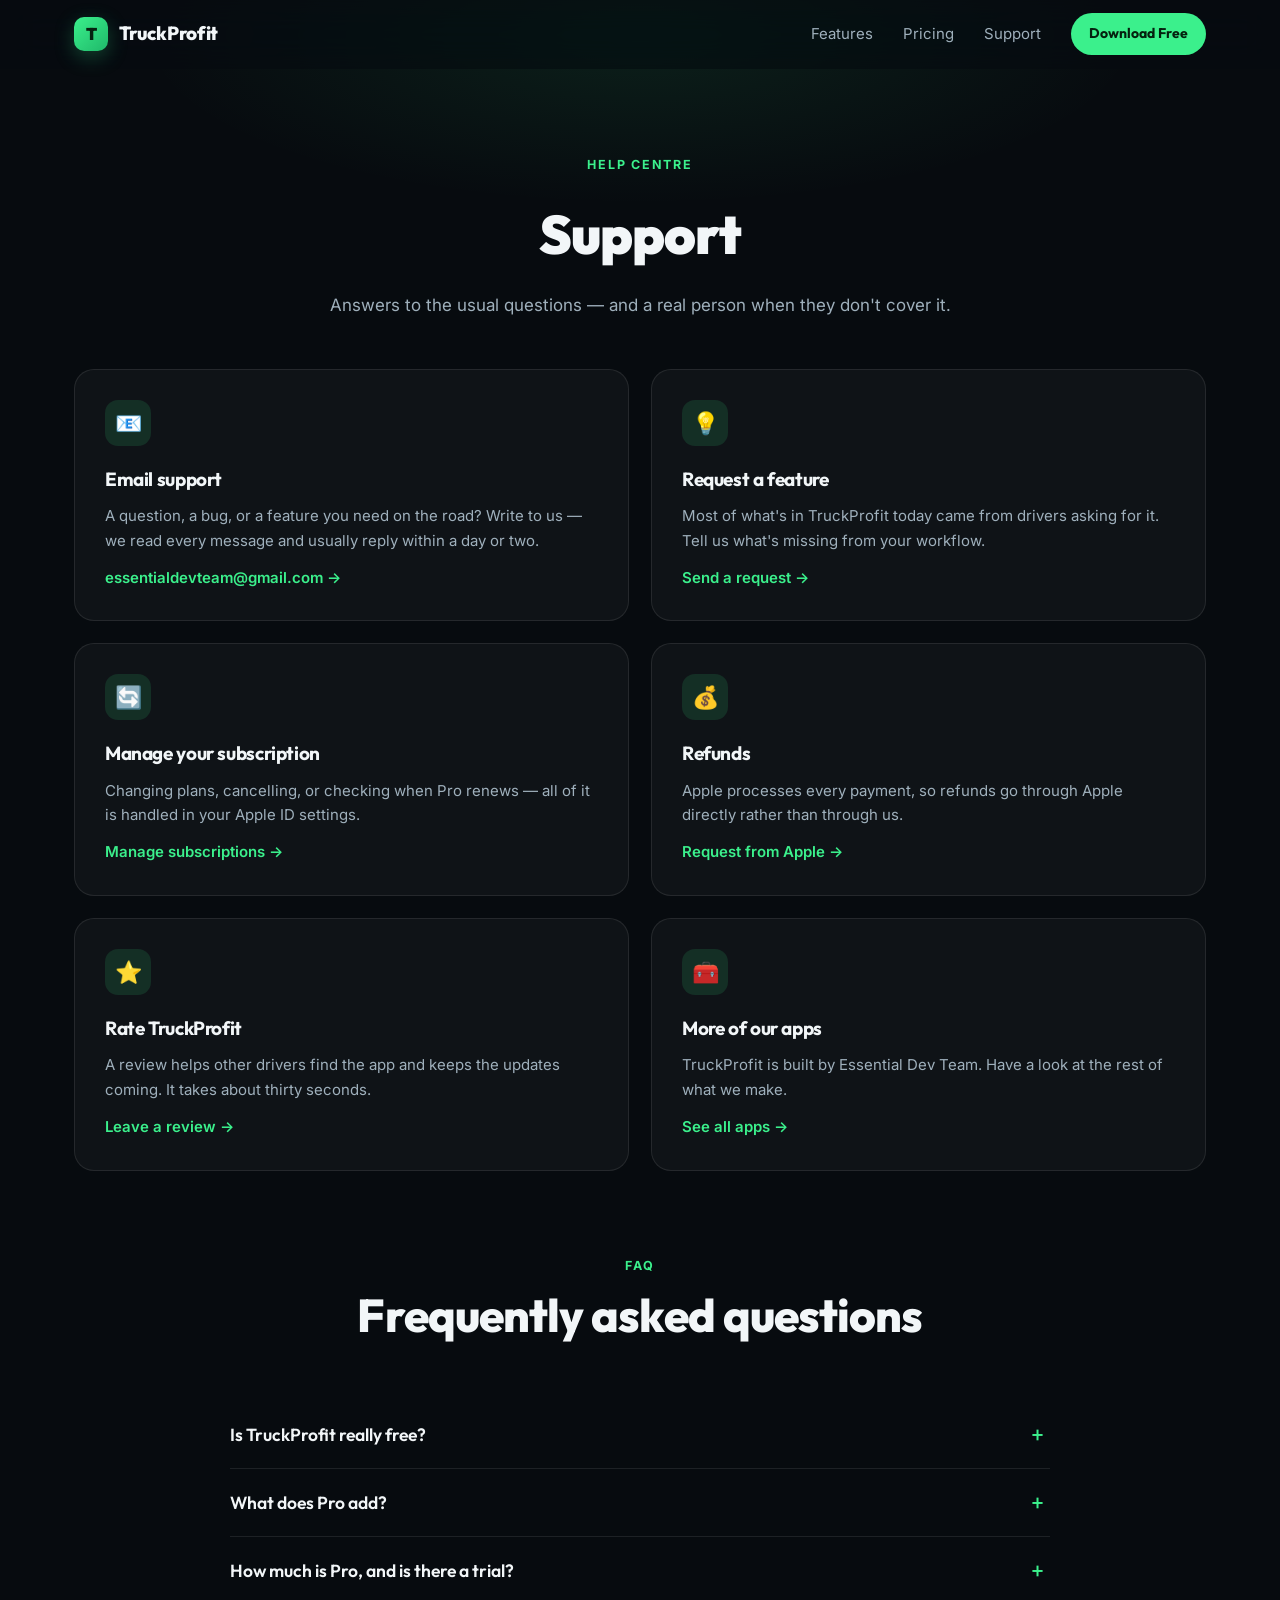
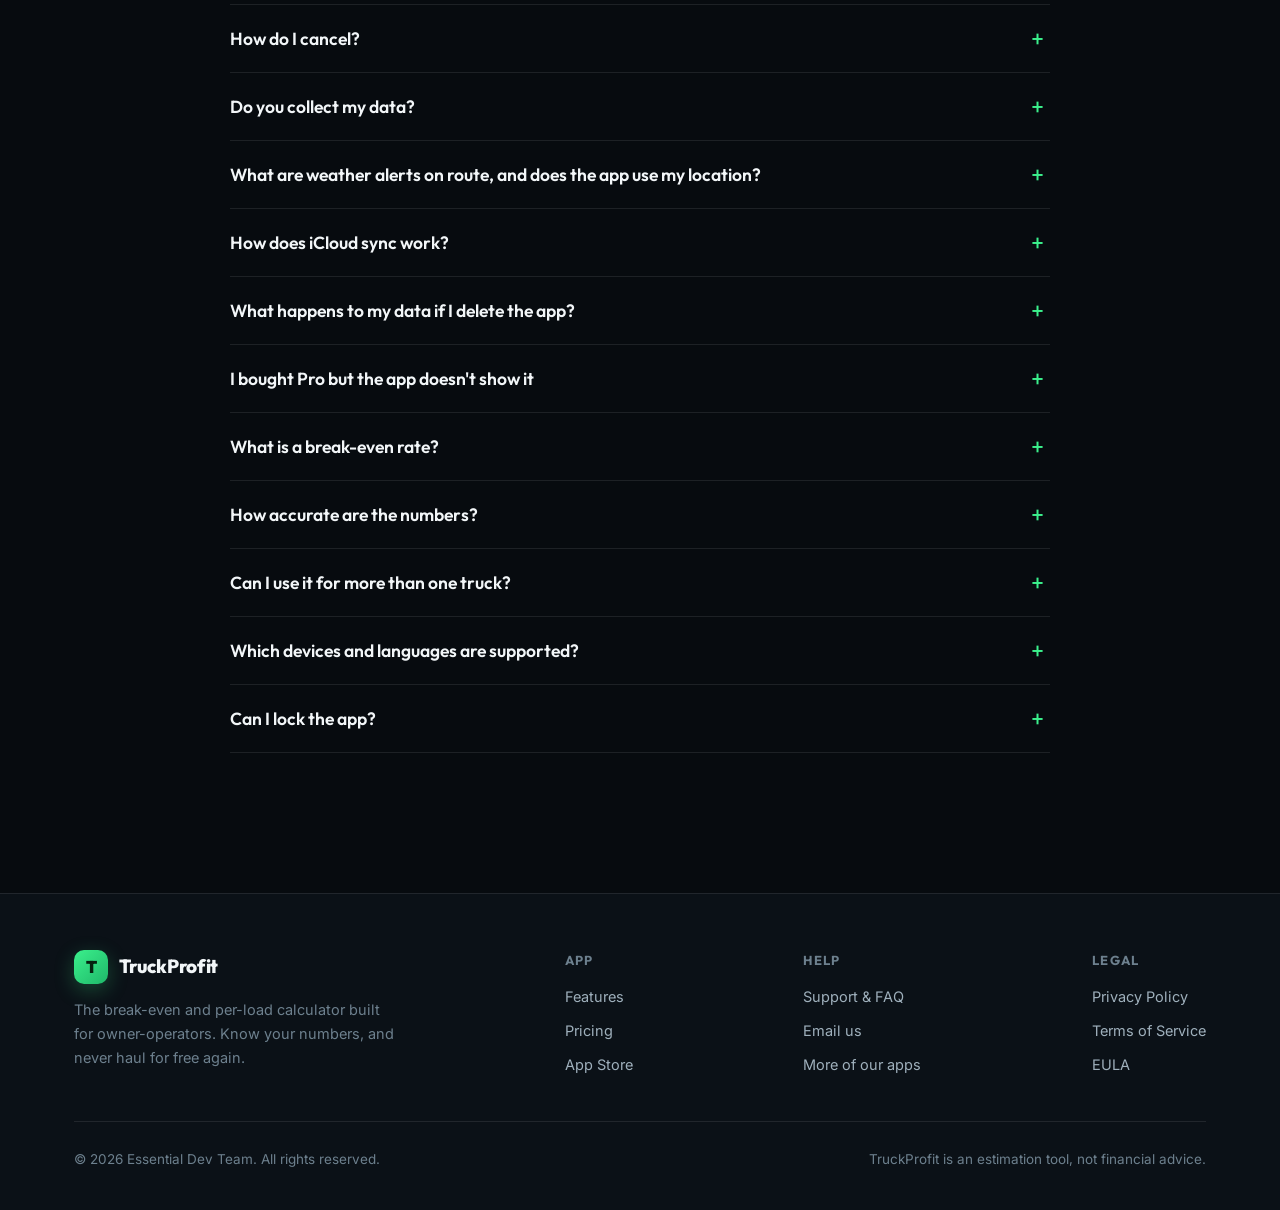
<file: support.html>
<!DOCTYPE html>
<html lang="en">
<head>
<meta charset="UTF-8">
<meta name="viewport" content="width=device-width, initial-scale=1">
<title>Support — TruckProfit</title>
<meta name="description" content="TruckProfit support: contact us, manage your subscription, request a refund, and read answers about break-even rates, Pro features, iCloud sync and your data.">
<meta name="theme-color" content="#070B0F">
<link rel="preconnect" href="https://fonts.googleapis.com">
<link rel="preconnect" href="https://fonts.gstatic.com" crossorigin>
<link href="https://fonts.googleapis.com/css2?family=Outfit:wght@400;600;700;800;900&family=Inter:wght@400;500;600&display=swap" rel="stylesheet">
<link rel="stylesheet" href="style.css">
<style>
.page-head::before{content:'';position:absolute;inset:0;pointer-events:none;
  background:radial-gradient(ellipse 60% 70% at 50% 10%,rgba(59,240,140,.09),transparent 65%)}
</style>
<style>
.support-cards{display:grid;grid-template-columns:repeat(2,1fr);gap:22px;margin-bottom:80px}
@media(max-width:760px){.support-cards{grid-template-columns:1fr}}
.support-cards .card a{color:var(--accent);text-decoration:none;font-weight:600;font-size:15px;display:inline-block;margin-top:12px}
.faq{max-width:820px;margin:0 auto}
.faq-item{border-bottom:1px solid var(--line)}
.faq-q{width:100%;background:none;border:0;color:var(--text);text-align:left;cursor:pointer;
  font-family:'Outfit',sans-serif;font-size:17.5px;font-weight:600;padding:22px 40px 22px 0;position:relative}
.faq-q::after{content:'+';position:absolute;right:6px;top:50%;transform:translateY(-50%);
  color:var(--accent);font-size:24px;font-weight:400;transition:transform .3s}
.faq-item.open .faq-q::after{transform:translateY(-50%) rotate(45deg)}
.faq-a{max-height:0;overflow:hidden;transition:max-height .45s ease}
.faq-item.open .faq-a{max-height:560px}
.faq-a p{color:var(--text-2);font-size:15.5px;padding-bottom:22px}
.faq-a a{color:var(--accent);text-decoration:none}
</style>
</head>
<body>
<nav class="nav">
  <div class="container nav-inner">
    <a class="brand" href="index.html"><span class="brand-mark">T</span>TruckProfit</a>
    <button class="nav-toggle" aria-label="Menu" aria-expanded="false">☰</button>
    <div class="nav-links">
      <a href="index.html#features">Features</a>
      <a href="index.html#pricing">Pricing</a>
      <a href="support.html">Support</a>
      <a class="nav-cta" href="https://apps.apple.com/us/app/truckprofit/id6758944009">Download Free</a>
    </div>
  </div>
</nav>
<header class="page-head">
  <div class="container">
    <span class="eyebrow">Help Centre</span>
    <h1>Support</h1>
    <p>Answers to the usual questions — and a real person when they don't cover it.</p>
  </div>
</header>

<main class="container" style="padding-bottom:40px">
  <div class="support-cards">
    <div class="card reveal"><div class="card-icon">📧</div><h3>Email support</h3>
      <p>A question, a bug, or a feature you need on the road? Write to us — we read every message and usually reply within a day or two.</p>
      <a href="mailto:essentialdevteam@gmail.com?subject=TruckProfit%20Support">essentialdevteam@gmail.com →</a></div>
    <div class="card reveal d1"><div class="card-icon">💡</div><h3>Request a feature</h3>
      <p>Most of what's in TruckProfit today came from drivers asking for it. Tell us what's missing from your workflow.</p>
      <a href="mailto:essentialdevteam@gmail.com?subject=TruckProfit%20Feature%20Request">Send a request →</a></div>
    <div class="card reveal d2"><div class="card-icon">🔄</div><h3>Manage your subscription</h3>
      <p>Changing plans, cancelling, or checking when Pro renews — all of it is handled in your Apple ID settings.</p>
      <a href="https://apps.apple.com/account/subscriptions">Manage subscriptions →</a></div>
    <div class="card reveal d3"><div class="card-icon">💰</div><h3>Refunds</h3>
      <p>Apple processes every payment, so refunds go through Apple directly rather than through us.</p>
      <a href="https://reportaproblem.apple.com">Request from Apple →</a></div>
    <div class="card reveal d4"><div class="card-icon">⭐</div><h3>Rate TruckProfit</h3>
      <p>A review helps other drivers find the app and keeps the updates coming. It takes about thirty seconds.</p>
      <a href="https://apps.apple.com/us/app/truckprofit/id6758944009?action=write-review">Leave a review →</a></div>
    <div class="card reveal d5"><div class="card-icon">🧰</div><h3>More of our apps</h3>
      <p>TruckProfit is built by Essential Dev Team. Have a look at the rest of what we make.</p>
      <a href="https://apps.apple.com/us/developer/dumitru-bumbu/id1868107712">See all apps →</a></div>
  </div>

  <div class="section-head reveal"><span class="eyebrow">FAQ</span><h2>Frequently asked questions</h2></div>

  <div class="faq reveal d1" style="padding-bottom:100px">

    <div class="faq-item"><button class="faq-q" aria-expanded="false">Is TruckProfit really free?</button><div class="faq-a">
      <p>Yes. The monthly break-even calculator, the per-load profit calculator, your full cost settings, the break-even rate per mile, the idle-day cost breakdown and the instant profit verdict are all free — no account, no card, no sign-up. TruckProfit Pro is an optional subscription that adds the business tools around the calculator.</p></div></div>

    <div class="faq-item"><button class="faq-q" aria-expanded="false">What does Pro add?</button><div class="faq-a">
      <p>Load history grouped by week or month, PDF reports (weekly, monthly, quarterly and yearly) with fuel broken down by state, Insights with trends and your most profitable lanes, multi-stop routes, zip-to-zip distance lookup, rate comparison tables, IRS per diem rates, the factoring calculator, dispatch fee tracking, custom expenses, driving profiles and multi-truck fleet support.</p></div></div>

    <div class="faq-item"><button class="faq-q" aria-expanded="false">How much is Pro, and is there a trial?</button><div class="faq-a">
      <p>$2.99 a week, $6.99 a month, or $39.99 a year — and every plan starts with a 7-day free trial if you're eligible. The annual plan works out to about $3.33 a month. All plans auto-renew and can be cancelled at any time.</p></div></div>

    <div class="faq-item"><button class="faq-q" aria-expanded="false">How do I cancel?</button><div class="faq-a">
      <p>Open iPhone Settings → tap your name → Subscriptions → TruckProfit Pro → Cancel Subscription. Pro keeps working until the end of the period you already paid for, and you won't be charged again. Cancel at least 24 hours before a trial ends to avoid being charged.</p></div></div>

    <div class="faq-item"><button class="faq-q" aria-expanded="false">Do you collect my data?</button><div class="faq-a">
      <p>Not your business data. Your costs, loads, routes and reports stay on your device, and sync only through your own private iCloud if you switch sync on — we never receive them. The app does send <em>anonymous usage statistics</em> (device model, iOS and app version, language and region, which screens and features are used, paywall and purchase events, crash reports) so we can see what's working and fix what isn't. It never includes your figures, your name, your location or any advertising identifier. Turn it off any time in Settings → Privacy → Share Usage Data, or email us your Installation ID and we'll delete everything linked to it. Full details in the <a href="privacy.html">Privacy Policy</a>.</p></div></div>

    <div class="faq-item"><button class="faq-q" aria-expanded="false">What are weather alerts on route, and does the app use my location?</button><div class="faq-a">
      <p>With Pro you can switch on <em>Weather Alerts on Route</em> (Settings → Appearance): the app checks points along your calculated route against the US National Weather Service for official alerts. Only map coordinates are sent, never anything personal. Separately, tapping "Show my distance to pickup" asks for location access so the app can show your empty miles to the pickup — that location is used on your device and in the directions request to Apple only, and is never sent to us. Both are optional and can be turned off at any time.</p></div></div>

    <div class="faq-item"><button class="faq-q" aria-expanded="false">How does iCloud sync work?</button><div class="faq-a">
      <p>Turn it on in Settings → Backup &amp; Sync. Your cost settings and load history are mirrored through your own iCloud account, so an iPhone and an iPad signed into the same Apple ID stay in step. The newest change wins if you edit on two devices. The data lives in your iCloud, not on any server of ours.</p></div></div>

    <div class="faq-item"><button class="faq-q" aria-expanded="false">What happens to my data if I delete the app?</button><div class="faq-a">
      <p>Everything stored locally is removed with it. Before deleting, use Settings → Backup &amp; Sync → Export Backup to save a file you can import again later. If iCloud sync is on, your other signed-in device still has its copy. Your Pro subscription is tied to your Apple ID, so reinstalling and tapping Restore Purchases brings it back.</p></div></div>

    <div class="faq-item"><button class="faq-q" aria-expanded="false">I bought Pro but the app doesn't show it</button><div class="faq-a">
      <p>Open Settings in the app and tap Restore Purchases, making sure you're signed into the same Apple ID you bought with. If it still doesn't appear, email us — include the Apple ID region and roughly when you purchased, and we'll sort it out.</p></div></div>

    <div class="faq-item"><button class="faq-q" aria-expanded="false">What is a break-even rate?</button><div class="faq-a">
      <p>It's the minimum rate per mile you must earn to cover everything that keeps the truck running: payments, fuel, insurance, maintenance, tires, permits, IFTA, tolls and your own pay. Anything above it is profit. Anything below it means you're paying to haul the load.</p></div></div>

    <div class="faq-item"><button class="faq-q" aria-expanded="false">How accurate are the numbers?</button><div class="faq-a">
      <p>As accurate as what you enter. TruckProfit applies standard cost-per-mile maths to your figures — it doesn't guess at market rates or future fuel prices. Keep your fuel price, MPG and fixed costs current and the break-even number tracks reality closely. It's an estimation tool, not a guarantee.</p></div></div>

    <div class="faq-item"><button class="faq-q" aria-expanded="false">Can I use it for more than one truck?</button><div class="faq-a">
      <p>Yes, with Pro. Add each truck, assign loads to it, and the Insights screen ranks your trucks and lanes so you can see which ones actually earn.</p></div></div>

    <div class="faq-item"><button class="faq-q" aria-expanded="false">Which devices and languages are supported?</button><div class="faq-a">
      <p>iPhone and iPad running iOS 17 or later, in light and dark appearance. The app is available in English, Spanish (Spain and Mexico) and Russian, and follows your system language automatically.</p></div></div>

    <div class="faq-item"><button class="faq-q" aria-expanded="false">Can I lock the app?</button><div class="faq-a">
      <p>Yes — turn on the App Lock in Settings and TruckProfit asks for Face ID, Touch ID or your passcode when you open it. Your biometrics never leave your device.</p></div></div>

  </div>
</main>
<footer>
  <div class="container">
    <div class="foot-grid">
      <div class="foot-brand">
        <a class="brand" href="index.html"><span class="brand-mark">T</span>TruckProfit</a>
        <p>The break-even and per-load calculator built for owner-operators. Know your numbers, and never haul for free again.</p>
      </div>
      <div class="foot-col">
        <h4>App</h4>
        <a href="index.html#features">Features</a><a href="index.html#pricing">Pricing</a>
        <a href="https://apps.apple.com/us/app/truckprofit/id6758944009">App Store</a>
      </div>
      <div class="foot-col">
        <h4>Help</h4>
        <a href="support.html">Support &amp; FAQ</a>
        <a href="mailto:essentialdevteam@gmail.com">Email us</a>
        <a href="https://apps.apple.com/us/developer/dumitru-bumbu/id1868107712">More of our apps</a>
      </div>
      <div class="foot-col">
        <h4>Legal</h4>
        <a href="privacy.html">Privacy Policy</a><a href="terms.html">Terms of Service</a>
        <a href="https://www.apple.com/legal/internet-services/itunes/dev/stdeula/">EULA</a>
      </div>
    </div>
    <div class="foot-bottom">
      <span>© <span data-year>2026</span> Essential Dev Team. All rights reserved.</span>
      <span>TruckProfit is an estimation tool, not financial advice.</span>
    </div>
  </div>
</footer>
<script src="app.js"></script>
</body>
</html>
</file>
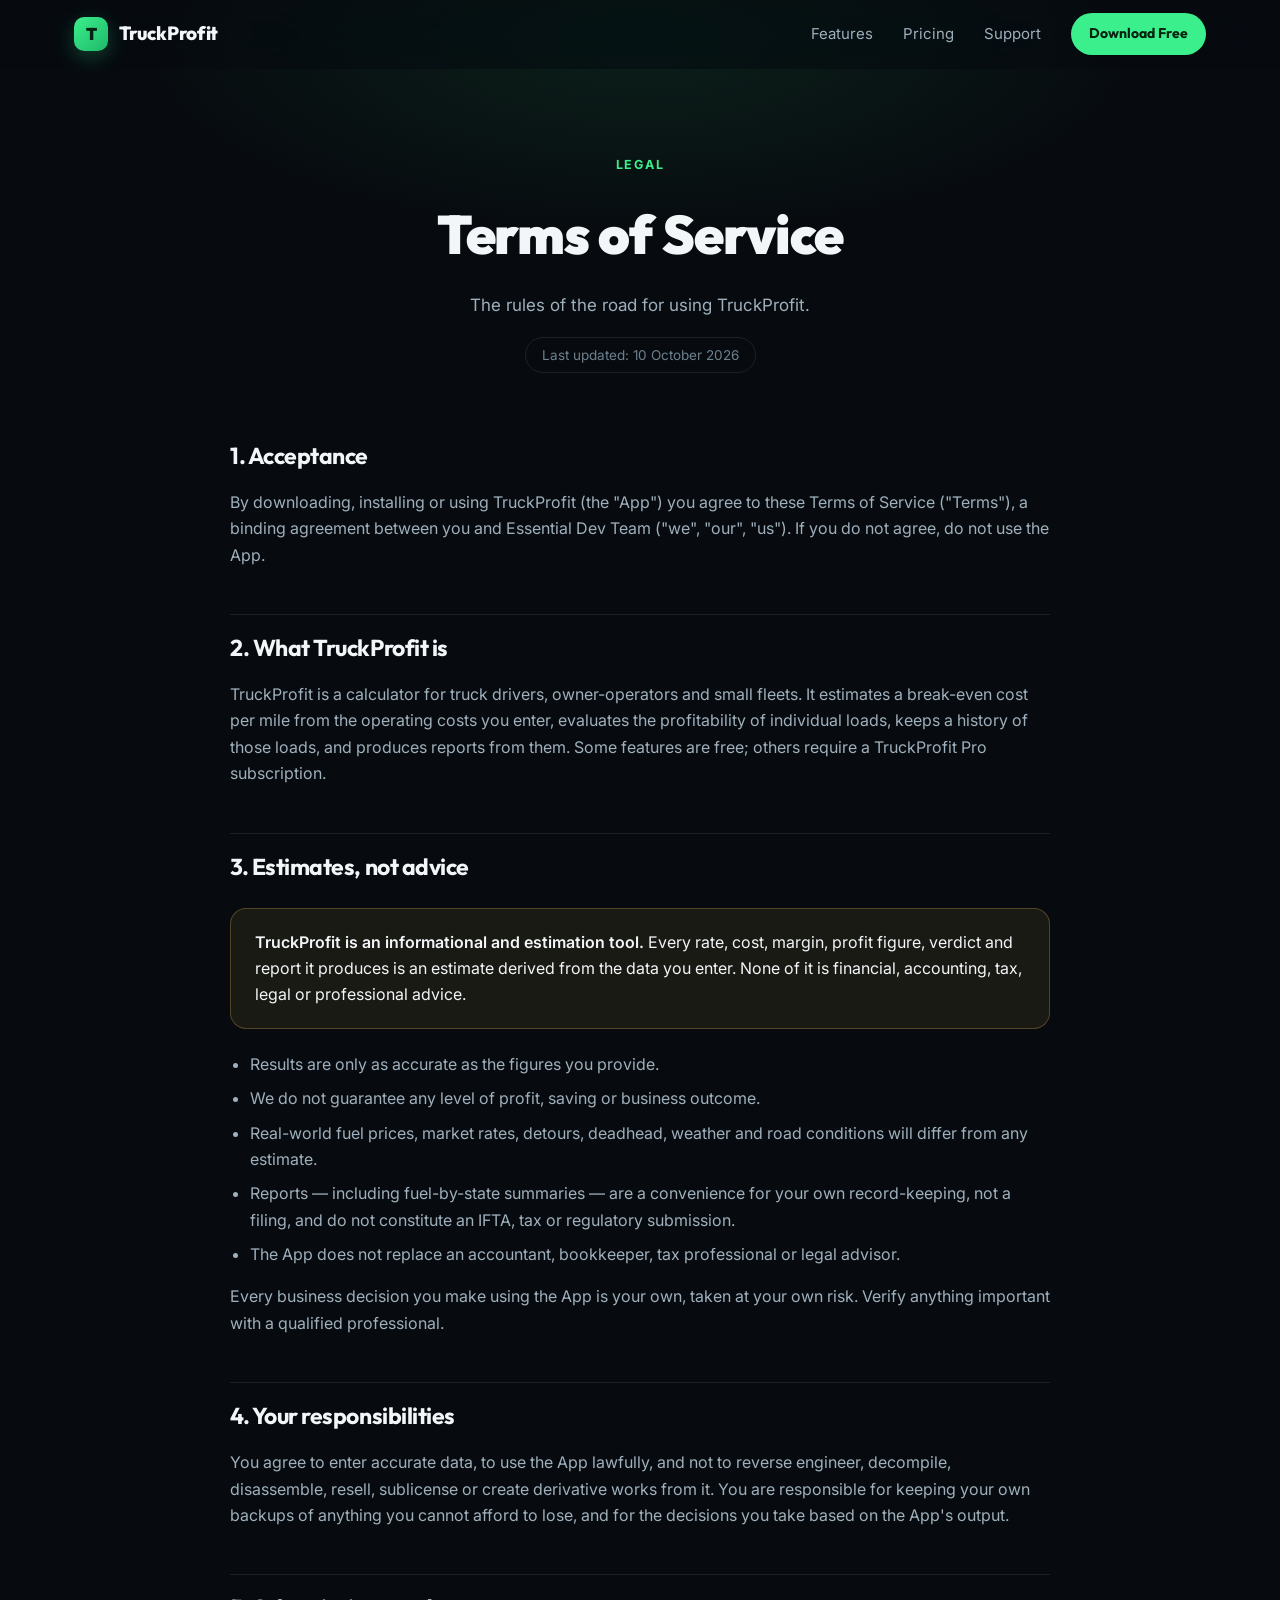
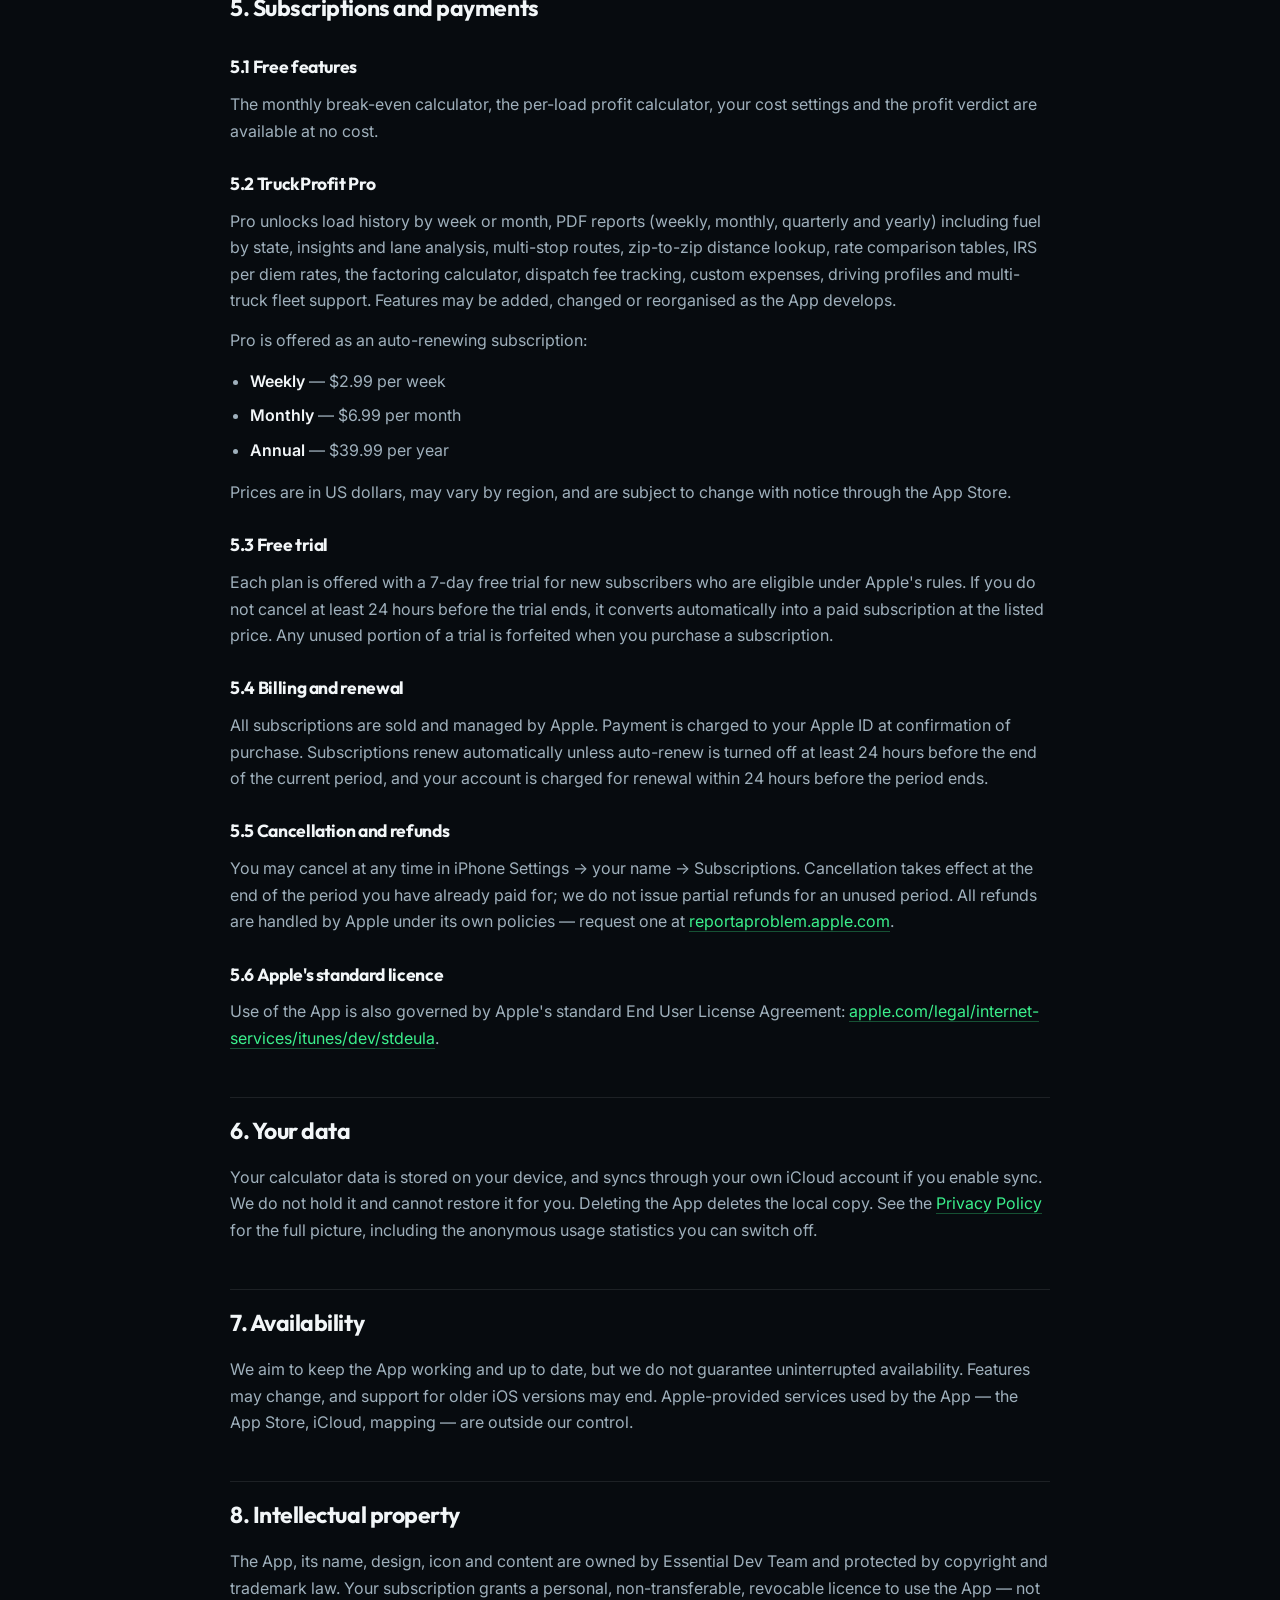
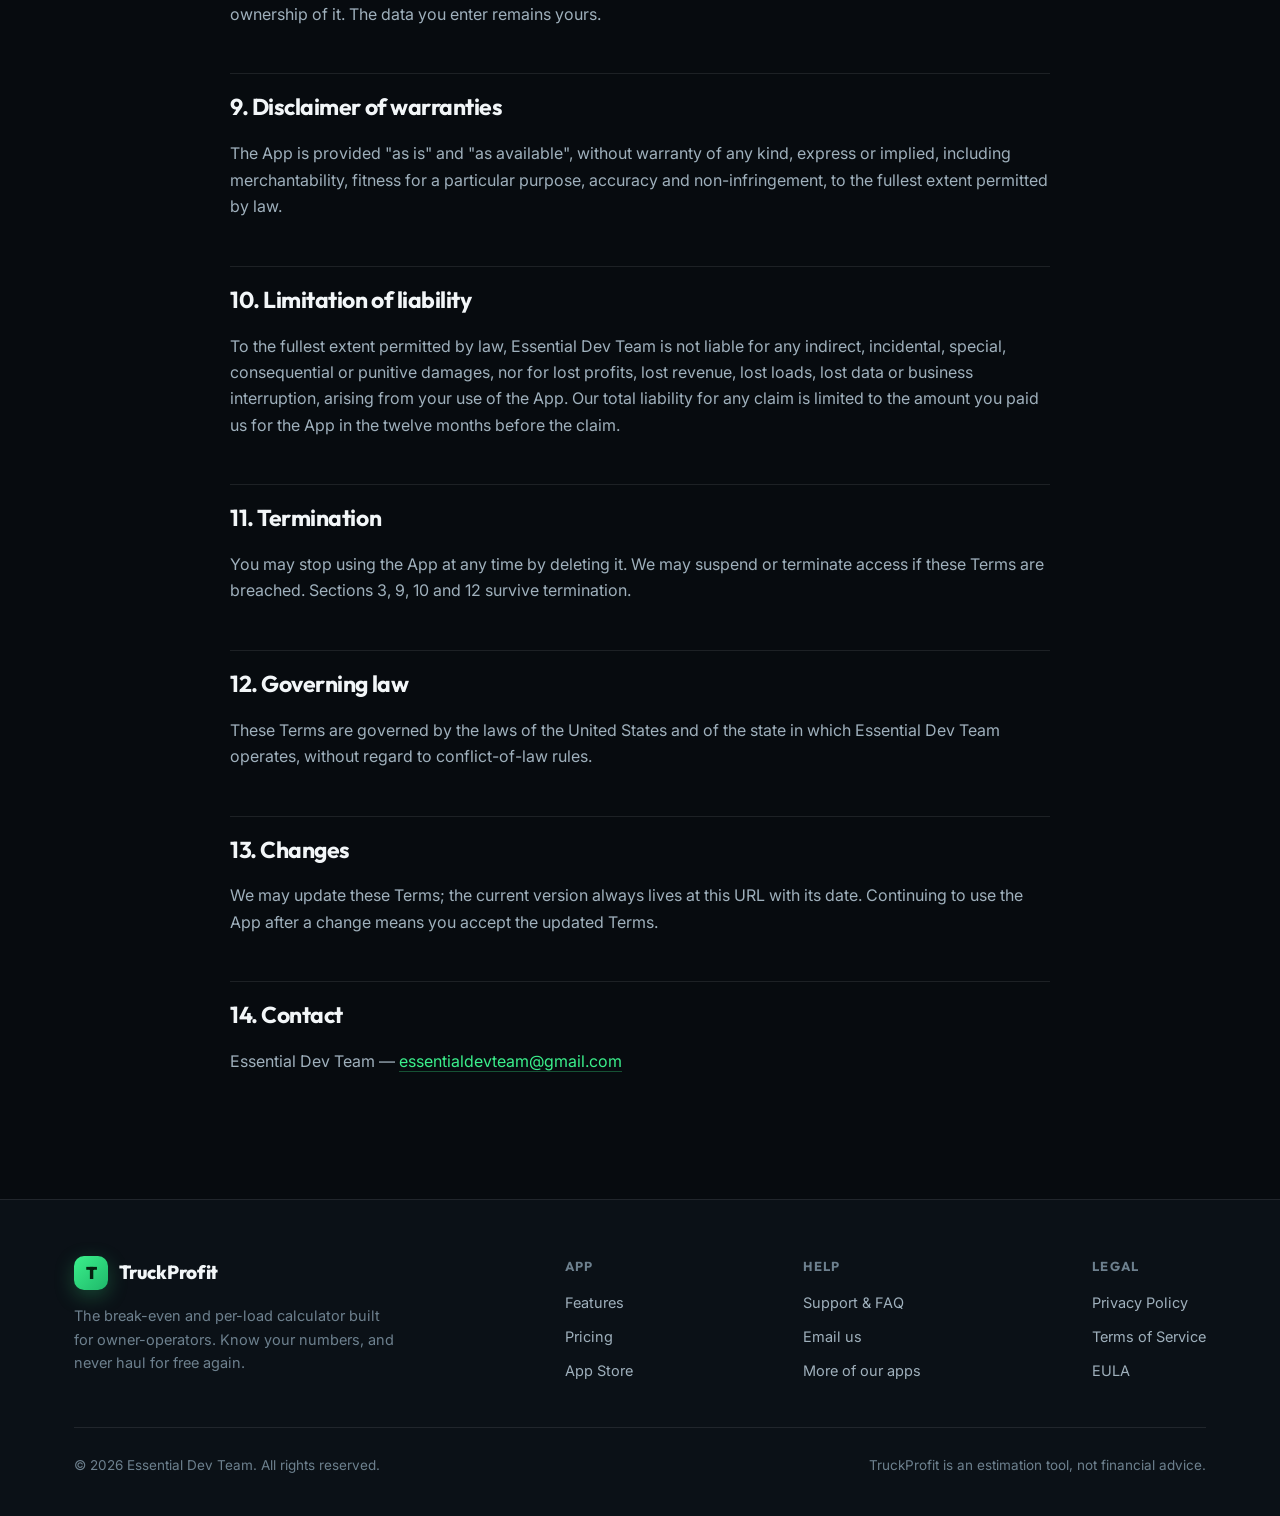
<file: terms.html>
<!DOCTYPE html>
<html lang="en">
<head>
<meta charset="UTF-8">
<meta name="viewport" content="width=device-width, initial-scale=1">
<title>Terms of Service — TruckProfit</title>
<meta name="description" content="The terms covering use of TruckProfit, its free features, TruckProfit Pro subscriptions, and the limits of the estimates it produces.">
<meta name="theme-color" content="#070B0F">
<link rel="preconnect" href="https://fonts.googleapis.com">
<link rel="preconnect" href="https://fonts.gstatic.com" crossorigin>
<link href="https://fonts.googleapis.com/css2?family=Outfit:wght@400;600;700;800;900&family=Inter:wght@400;500;600&display=swap" rel="stylesheet">
<link rel="stylesheet" href="style.css">
<style>
.page-head::before{content:'';position:absolute;inset:0;pointer-events:none;
  background:radial-gradient(ellipse 60% 70% at 50% 10%,rgba(59,240,140,.09),transparent 65%)}
</style>
</head>
<body>
<nav class="nav">
  <div class="container nav-inner">
    <a class="brand" href="index.html"><span class="brand-mark">T</span>TruckProfit</a>
    <button class="nav-toggle" aria-label="Menu" aria-expanded="false">☰</button>
    <div class="nav-links">
      <a href="index.html#features">Features</a>
      <a href="index.html#pricing">Pricing</a>
      <a href="support.html">Support</a>
      <a class="nav-cta" href="https://apps.apple.com/us/app/truckprofit/id6758944009">Download Free</a>
    </div>
  </div>
</nav>
<header class="page-head">
  <div class="container">
    <span class="eyebrow">Legal</span>
    <h1>Terms of Service</h1>
    <p>The rules of the road for using TruckProfit.</p>
    <div class="updated">Last updated: 10 October 2026</div>
  </div>
</header>

<main class="container">
<div class="doc reveal">

<h2>1. Acceptance</h2>
<p>By downloading, installing or using TruckProfit (the "App") you agree to these Terms of Service ("Terms"), a binding agreement between you and Essential Dev Team ("we", "our", "us"). If you do not agree, do not use the App.</p>

<h2>2. What TruckProfit is</h2>
<p>TruckProfit is a calculator for truck drivers, owner-operators and small fleets. It estimates a break-even cost per mile from the operating costs you enter, evaluates the profitability of individual loads, keeps a history of those loads, and produces reports from them. Some features are free; others require a TruckProfit Pro subscription.</p>

<h2>3. Estimates, not advice</h2>
<div class="callout warn"><p><strong>TruckProfit is an informational and estimation tool.</strong> Every rate, cost, margin, profit figure, verdict and report it produces is an estimate derived from the data you enter. None of it is financial, accounting, tax, legal or professional advice.</p></div>
<ul>
  <li>Results are only as accurate as the figures you provide.</li>
  <li>We do not guarantee any level of profit, saving or business outcome.</li>
  <li>Real-world fuel prices, market rates, detours, deadhead, weather and road conditions will differ from any estimate.</li>
  <li>Reports — including fuel-by-state summaries — are a convenience for your own record-keeping, not a filing, and do not constitute an IFTA, tax or regulatory submission.</li>
  <li>The App does not replace an accountant, bookkeeper, tax professional or legal advisor.</li>
</ul>
<p>Every business decision you make using the App is your own, taken at your own risk. Verify anything important with a qualified professional.</p>

<h2>4. Your responsibilities</h2>
<p>You agree to enter accurate data, to use the App lawfully, and not to reverse engineer, decompile, disassemble, resell, sublicense or create derivative works from it. You are responsible for keeping your own backups of anything you cannot afford to lose, and for the decisions you take based on the App's output.</p>

<h2>5. Subscriptions and payments</h2>

<h3>5.1 Free features</h3>
<p>The monthly break-even calculator, the per-load profit calculator, your cost settings and the profit verdict are available at no cost.</p>

<h3>5.2 TruckProfit Pro</h3>
<p>Pro unlocks load history by week or month, PDF reports (weekly, monthly, quarterly and yearly) including fuel by state, insights and lane analysis, multi-stop routes, zip-to-zip distance lookup, rate comparison tables, IRS per diem rates, the factoring calculator, dispatch fee tracking, custom expenses, driving profiles and multi-truck fleet support. Features may be added, changed or reorganised as the App develops.</p>
<p>Pro is offered as an auto-renewing subscription:</p>
<ul>
  <li><strong>Weekly</strong> — $2.99 per week</li>
  <li><strong>Monthly</strong> — $6.99 per month</li>
  <li><strong>Annual</strong> — $39.99 per year</li>
</ul>
<p>Prices are in US dollars, may vary by region, and are subject to change with notice through the App Store.</p>

<h3>5.3 Free trial</h3>
<p>Each plan is offered with a 7-day free trial for new subscribers who are eligible under Apple's rules. If you do not cancel at least 24 hours before the trial ends, it converts automatically into a paid subscription at the listed price. Any unused portion of a trial is forfeited when you purchase a subscription.</p>

<h3>5.4 Billing and renewal</h3>
<p>All subscriptions are sold and managed by Apple. Payment is charged to your Apple ID at confirmation of purchase. Subscriptions renew automatically unless auto-renew is turned off at least 24 hours before the end of the current period, and your account is charged for renewal within 24 hours before the period ends.</p>

<h3>5.5 Cancellation and refunds</h3>
<p>You may cancel at any time in iPhone Settings → your name → Subscriptions. Cancellation takes effect at the end of the period you have already paid for; we do not issue partial refunds for an unused period. All refunds are handled by Apple under its own policies — request one at <a href="https://reportaproblem.apple.com">reportaproblem.apple.com</a>.</p>

<h3>5.6 Apple's standard licence</h3>
<p>Use of the App is also governed by Apple's standard End User License Agreement: <a href="https://www.apple.com/legal/internet-services/itunes/dev/stdeula/">apple.com/legal/internet-services/itunes/dev/stdeula</a>.</p>

<h2>6. Your data</h2>
<p>Your calculator data is stored on your device, and syncs through your own iCloud account if you enable sync. We do not hold it and cannot restore it for you. Deleting the App deletes the local copy. See the <a href="privacy.html">Privacy Policy</a> for the full picture, including the anonymous usage statistics you can switch off.</p>

<h2>7. Availability</h2>
<p>We aim to keep the App working and up to date, but we do not guarantee uninterrupted availability. Features may change, and support for older iOS versions may end. Apple-provided services used by the App — the App Store, iCloud, mapping — are outside our control.</p>

<h2>8. Intellectual property</h2>
<p>The App, its name, design, icon and content are owned by Essential Dev Team and protected by copyright and trademark law. Your subscription grants a personal, non-transferable, revocable licence to use the App — not ownership of it. The data you enter remains yours.</p>

<h2>9. Disclaimer of warranties</h2>
<p>The App is provided "as is" and "as available", without warranty of any kind, express or implied, including merchantability, fitness for a particular purpose, accuracy and non-infringement, to the fullest extent permitted by law.</p>

<h2>10. Limitation of liability</h2>
<p>To the fullest extent permitted by law, Essential Dev Team is not liable for any indirect, incidental, special, consequential or punitive damages, nor for lost profits, lost revenue, lost loads, lost data or business interruption, arising from your use of the App. Our total liability for any claim is limited to the amount you paid us for the App in the twelve months before the claim.</p>

<h2>11. Termination</h2>
<p>You may stop using the App at any time by deleting it. We may suspend or terminate access if these Terms are breached. Sections 3, 9, 10 and 12 survive termination.</p>

<h2>12. Governing law</h2>
<p>These Terms are governed by the laws of the United States and of the state in which Essential Dev Team operates, without regard to conflict-of-law rules.</p>

<h2>13. Changes</h2>
<p>We may update these Terms; the current version always lives at this URL with its date. Continuing to use the App after a change means you accept the updated Terms.</p>

<h2>14. Contact</h2>
<p>Essential Dev Team — <a href="mailto:essentialdevteam@gmail.com">essentialdevteam@gmail.com</a></p>

</div>
</main>
<footer>
  <div class="container">
    <div class="foot-grid">
      <div class="foot-brand">
        <a class="brand" href="index.html"><span class="brand-mark">T</span>TruckProfit</a>
        <p>The break-even and per-load calculator built for owner-operators. Know your numbers, and never haul for free again.</p>
      </div>
      <div class="foot-col">
        <h4>App</h4>
        <a href="index.html#features">Features</a><a href="index.html#pricing">Pricing</a>
        <a href="https://apps.apple.com/us/app/truckprofit/id6758944009">App Store</a>
      </div>
      <div class="foot-col">
        <h4>Help</h4>
        <a href="support.html">Support &amp; FAQ</a>
        <a href="mailto:essentialdevteam@gmail.com">Email us</a>
        <a href="https://apps.apple.com/us/developer/dumitru-bumbu/id1868107712">More of our apps</a>
      </div>
      <div class="foot-col">
        <h4>Legal</h4>
        <a href="privacy.html">Privacy Policy</a><a href="terms.html">Terms of Service</a>
        <a href="https://www.apple.com/legal/internet-services/itunes/dev/stdeula/">EULA</a>
      </div>
    </div>
    <div class="foot-bottom">
      <span>© <span data-year>2026</span> Essential Dev Team. All rights reserved.</span>
      <span>TruckProfit is an estimation tool, not financial advice.</span>
    </div>
  </div>
</footer>
<script src="app.js"></script>
</body>
</html>
</file>
<file: style.css>
/* TruckProfit — Essential Dev Team
   Shared stylesheet for index / privacy / terms / support */

:root{
  --bg-deep:#070B0F;
  --bg:#0B1117;
  --bg-soft:#101922;
  --card:rgba(255,255,255,0.035);
  --card-strong:rgba(255,255,255,0.06);
  --line:rgba(255,255,255,0.09);
  --text:#F2F6F8;
  --text-2:#9FB0BC;
  --text-3:#6D808E;
  --accent:#3BF08C;
  --accent-2:#6AF0C0;
  --accent-glow:rgba(59,240,140,0.12);
  --blue:#4FB8FF;
  --amber:#FFC75A;
  --radius:20px;
  --maxw:1180px;
}

*{box-sizing:border-box;margin:0;padding:0}
html{scroll-behavior:smooth;-webkit-text-size-adjust:100%}
body{
  background:var(--bg-deep);
  color:var(--text);
  font-family:'Inter',-apple-system,BlinkMacSystemFont,'Segoe UI',sans-serif;
  line-height:1.65;
  overflow-x:hidden;
  -webkit-font-smoothing:antialiased;
}
h1,h2,h3,h4,.brand,.btn{font-family:'Outfit','Inter',sans-serif;letter-spacing:-0.02em}
a{color:inherit}
img{max-width:100%;height:auto;display:block}
.container{width:100%;max-width:var(--maxw);margin:0 auto;padding:0 24px}

/* ── Nav ─────────────────────────────────────────── */
.nav{
  position:fixed;top:0;left:0;right:0;z-index:100;
  backdrop-filter:saturate(160%) blur(18px);
  -webkit-backdrop-filter:saturate(160%) blur(18px);
  background:rgba(7,11,15,0.6);
  border-bottom:1px solid transparent;
  transition:background .3s,border-color .3s;
}
.nav.scrolled{background:rgba(7,11,15,0.88);border-bottom-color:var(--line)}
.nav-inner{display:flex;align-items:center;justify-content:space-between;height:68px}
.brand{display:flex;align-items:center;gap:11px;font-weight:800;font-size:19px;text-decoration:none}
.brand-mark{
  width:34px;height:34px;border-radius:10px;
  background:linear-gradient(135deg,var(--accent),#1FB86A);
  display:grid;place-items:center;color:#05210F;font-weight:900;font-size:17px;
  box-shadow:0 6px 20px rgba(59,240,140,0.25);
}
.nav-links{display:flex;align-items:center;gap:30px}
.nav-links a{color:var(--text-2);text-decoration:none;font-size:15px;transition:color .2s}
.nav-links a:hover{color:var(--text)}
.nav-links a.nav-cta,.nav-cta{
  background:var(--accent);color:#05210F;font-family:'Outfit',sans-serif;font-weight:700;font-size:14px;
  padding:9px 18px;border-radius:40px;text-decoration:none;
  transition:transform .2s,box-shadow .25s;
}
.nav-links a.nav-cta:hover,.nav-cta:hover{color:#05210F;transform:translateY(-1px);box-shadow:0 8px 24px var(--accent-glow)}
.nav-toggle{display:none;background:none;border:0;color:var(--text);font-size:24px;cursor:pointer}
@media(max-width:860px){
  .nav-links{
    position:absolute;top:68px;left:0;right:0;flex-direction:column;gap:0;
    background:rgba(9,14,19,0.98);border-bottom:1px solid var(--line);
    max-height:0;overflow:hidden;transition:max-height .35s ease;
  }
  .nav-links.open{max-height:340px}
  .nav-links a{width:100%;padding:15px 24px;border-top:1px solid var(--line)}
  .nav-links .nav-cta{margin:14px 24px 20px;text-align:center;border-top:0}
  .nav-toggle{display:block}
}

/* ── Buttons ─────────────────────────────────────── */
.btn{
  display:inline-flex;align-items:center;gap:10px;
  font-size:16px;font-weight:700;padding:15px 30px;border-radius:50px;
  text-decoration:none;border:1px solid transparent;cursor:pointer;
  transition:transform .2s,box-shadow .3s,background .2s;
}
.btn-primary{background:var(--accent);color:#05210F}
.btn-primary:hover{transform:translateY(-2px);box-shadow:0 10px 34px var(--accent-glow)}
.btn-ghost{background:transparent;color:var(--text);border-color:var(--line)}
.btn-ghost:hover{background:var(--card-strong);transform:translateY(-2px)}
.btn svg{width:19px;height:19px;flex:none}

/* ── Sections ────────────────────────────────────── */
section{position:relative;padding:110px 0;scroll-margin-top:88px}
.eyebrow{
  display:inline-block;font-size:12.5px;font-weight:700;letter-spacing:.14em;
  text-transform:uppercase;color:var(--accent);margin-bottom:14px;
}
.section-head{max-width:720px;margin:0 auto 60px;text-align:center}
.section-head h2{font-size:clamp(30px,4.2vw,46px);font-weight:800;line-height:1.1;margin-bottom:16px}
.section-head p{color:var(--text-2);font-size:17.5px}

/* ── Reveal animation ────────────────────────────── */
.reveal{opacity:0;transform:translateY(26px);transition:opacity .7s cubic-bezier(.2,.7,.3,1),transform .7s cubic-bezier(.2,.7,.3,1)}
.reveal.in{opacity:1;transform:none}
.reveal.d1{transition-delay:.08s}.reveal.d2{transition-delay:.16s}
.reveal.d3{transition-delay:.24s}.reveal.d4{transition-delay:.32s}.reveal.d5{transition-delay:.4s}

/* ── Cards ───────────────────────────────────────── */
.card{
  background:var(--card);border:1px solid var(--line);border-radius:var(--radius);
  padding:30px;transition:transform .3s,border-color .3s,background .3s;
}
.card:hover{transform:translateY(-4px);border-color:rgba(59,240,140,0.3);background:var(--card-strong)}
.card-icon{
  width:46px;height:46px;border-radius:13px;display:grid;place-items:center;
  background:var(--accent-glow);margin-bottom:18px;font-size:22px;
}
.card h3{font-size:19px;font-weight:700;margin-bottom:9px}
.card p{color:var(--text-2);font-size:15px}
.grid{display:grid;gap:22px}
.grid-3{grid-template-columns:repeat(3,1fr)}
.grid-2{grid-template-columns:repeat(2,1fr)}
@media(max-width:900px){.grid-3{grid-template-columns:1fr 1fr}}
@media(max-width:640px){.grid-3,.grid-2{grid-template-columns:1fr}}

/* ── Phone frame ─────────────────────────────────── */
.phone{
  position:relative;border-radius:40px;padding:9px;
  background:linear-gradient(160deg,#2B3540,#121921);
  box-shadow:0 40px 90px rgba(0,0,0,.6),0 0 0 1px rgba(255,255,255,.07);
}
.phone img{border-radius:32px;width:100%}
.phone::after{
  content:'';position:absolute;top:9px;left:50%;transform:translateX(-50%);
  width:33%;height:22px;background:#0A0E13;border-radius:0 0 14px 14px;
}

/* ── Legal / doc pages ───────────────────────────── */
.page-head{padding:150px 0 50px;text-align:center;position:relative}
.page-head h1{font-size:clamp(34px,5vw,54px);font-weight:900;margin-bottom:12px}
.page-head p{color:var(--text-2);font-size:17px}
.updated{
  display:inline-block;margin-top:18px;font-size:13.5px;color:var(--text-3);
  border:1px solid var(--line);border-radius:40px;padding:6px 16px;
}
.doc{max-width:820px;margin:0 auto;padding-bottom:110px}
.doc h2{
  font-size:23px;font-weight:700;margin:46px 0 14px;padding-top:14px;
  border-top:1px solid var(--line);
}
.doc h2:first-of-type{border-top:0;margin-top:0}
.doc h3{font-size:17.5px;font-weight:700;margin:26px 0 9px;color:var(--text)}
.doc p{color:var(--text-2);margin-bottom:14px}
.doc ul{color:var(--text-2);margin:0 0 16px 20px}
.doc li{margin-bottom:8px}
.doc strong{color:var(--text);font-weight:600}
.doc a{color:var(--accent);text-decoration:none;border-bottom:1px solid rgba(59,240,140,.3)}
.doc a:hover{border-bottom-color:var(--accent)}
.callout{
  background:var(--accent-glow);border:1px solid rgba(59,240,140,.22);
  border-radius:16px;padding:20px 24px;margin:22px 0;
}
.callout p{color:var(--text);margin:0}
.callout.warn{background:rgba(255,199,90,.08);border-color:rgba(255,199,90,.25)}

/* ── Footer ──────────────────────────────────────── */
footer{border-top:1px solid var(--line);padding:56px 0 40px;background:var(--bg)}
.foot-grid{display:flex;justify-content:space-between;gap:40px;flex-wrap:wrap;margin-bottom:34px}
.foot-brand{max-width:320px}
.foot-brand p{color:var(--text-3);font-size:14.5px;margin-top:14px}
.foot-col h4{font-size:13px;letter-spacing:.1em;text-transform:uppercase;color:var(--text-3);margin-bottom:14px}
.foot-col a{display:block;color:var(--text-2);text-decoration:none;font-size:14.5px;margin-bottom:10px;transition:color .2s}
.foot-col a:hover{color:var(--accent)}
.foot-bottom{
  border-top:1px solid var(--line);padding-top:26px;
  display:flex;justify-content:space-between;gap:16px;flex-wrap:wrap;
  color:var(--text-3);font-size:13.5px;
}

@media(prefers-reduced-motion:reduce){
  *{animation:none!important;transition-duration:.01ms!important;scroll-behavior:auto!important}
  .reveal{opacity:1;transform:none}
}

/* Large displays: widen the shell so the page isn't a narrow column adrift
   on a 2560px monitor. The .doc wrapper on the legal pages caps itself at
   820px, so prose keeps its reading measure however wide the window gets. */
@media(min-width:1500px){.container{max-width:1360px}}
@media(min-width:2000px){.container{max-width:1560px}}

/* ── How it works diagram ────────────────────────── */
.how-fig{max-width:880px;margin:0 auto}
.how-fig svg{display:block;width:100%;height:auto}
.how-narrow{display:none!important;max-width:420px;margin:0 auto}
@media(max-width:640px){.how-wide{display:none!important}.how-narrow{display:block!important}}
.how-node{fill:var(--bg-soft);stroke:var(--line);stroke-width:1.2}
.how-focal{fill:rgba(59,240,140,0.08);stroke:var(--accent);stroke-width:1.5}
.how-pro{stroke-dasharray:5 4;stroke:rgba(255,255,255,0.22)}
.how-name{font-family:'Outfit','Inter',sans-serif;font-weight:600;font-size:17px;fill:var(--text)}
.how-name-a{fill:var(--accent)}
.how-sub,.how-label,.how-eyebrow,.how-tag-t{font-family:ui-monospace,'SF Mono',Menlo,Consolas,monospace;font-size:11px;letter-spacing:.02em}
.how-sub{fill:var(--text-2)}
.how-eyebrow{fill:var(--text-3);font-weight:600;letter-spacing:.12em}
.how-label{fill:var(--accent);font-weight:600}
.how-mask{fill:var(--bg-deep)}
.how-line{fill:none;stroke:var(--text-3);stroke-width:1.5}
.how-line-a{stroke:var(--accent)}
.how-dash{stroke-dasharray:5 4}
.how-head{fill:var(--text-3)}
.how-head-a{fill:var(--accent)}
.how-tag{fill:var(--card-strong);stroke:var(--line)}
.how-tag-t{fill:var(--text-2);font-weight:700}
.how-rule{stroke:var(--line)}
.how-legend{font-family:'Inter',sans-serif;font-size:13px;fill:var(--text-2)}
.how-steps{list-style:none;display:grid;grid-template-columns:repeat(3,1fr);gap:22px;max-width:880px;margin:48px auto 0}
.how-steps li{color:var(--text-2);font-size:15px;border-top:1px solid var(--line);padding-top:16px}
.how-steps b{display:block;color:var(--text);font-family:'Outfit',sans-serif;font-size:17px;margin-bottom:4px}
@media(max-width:640px){.how-steps{grid-template-columns:1fr;gap:16px}}
</file>
